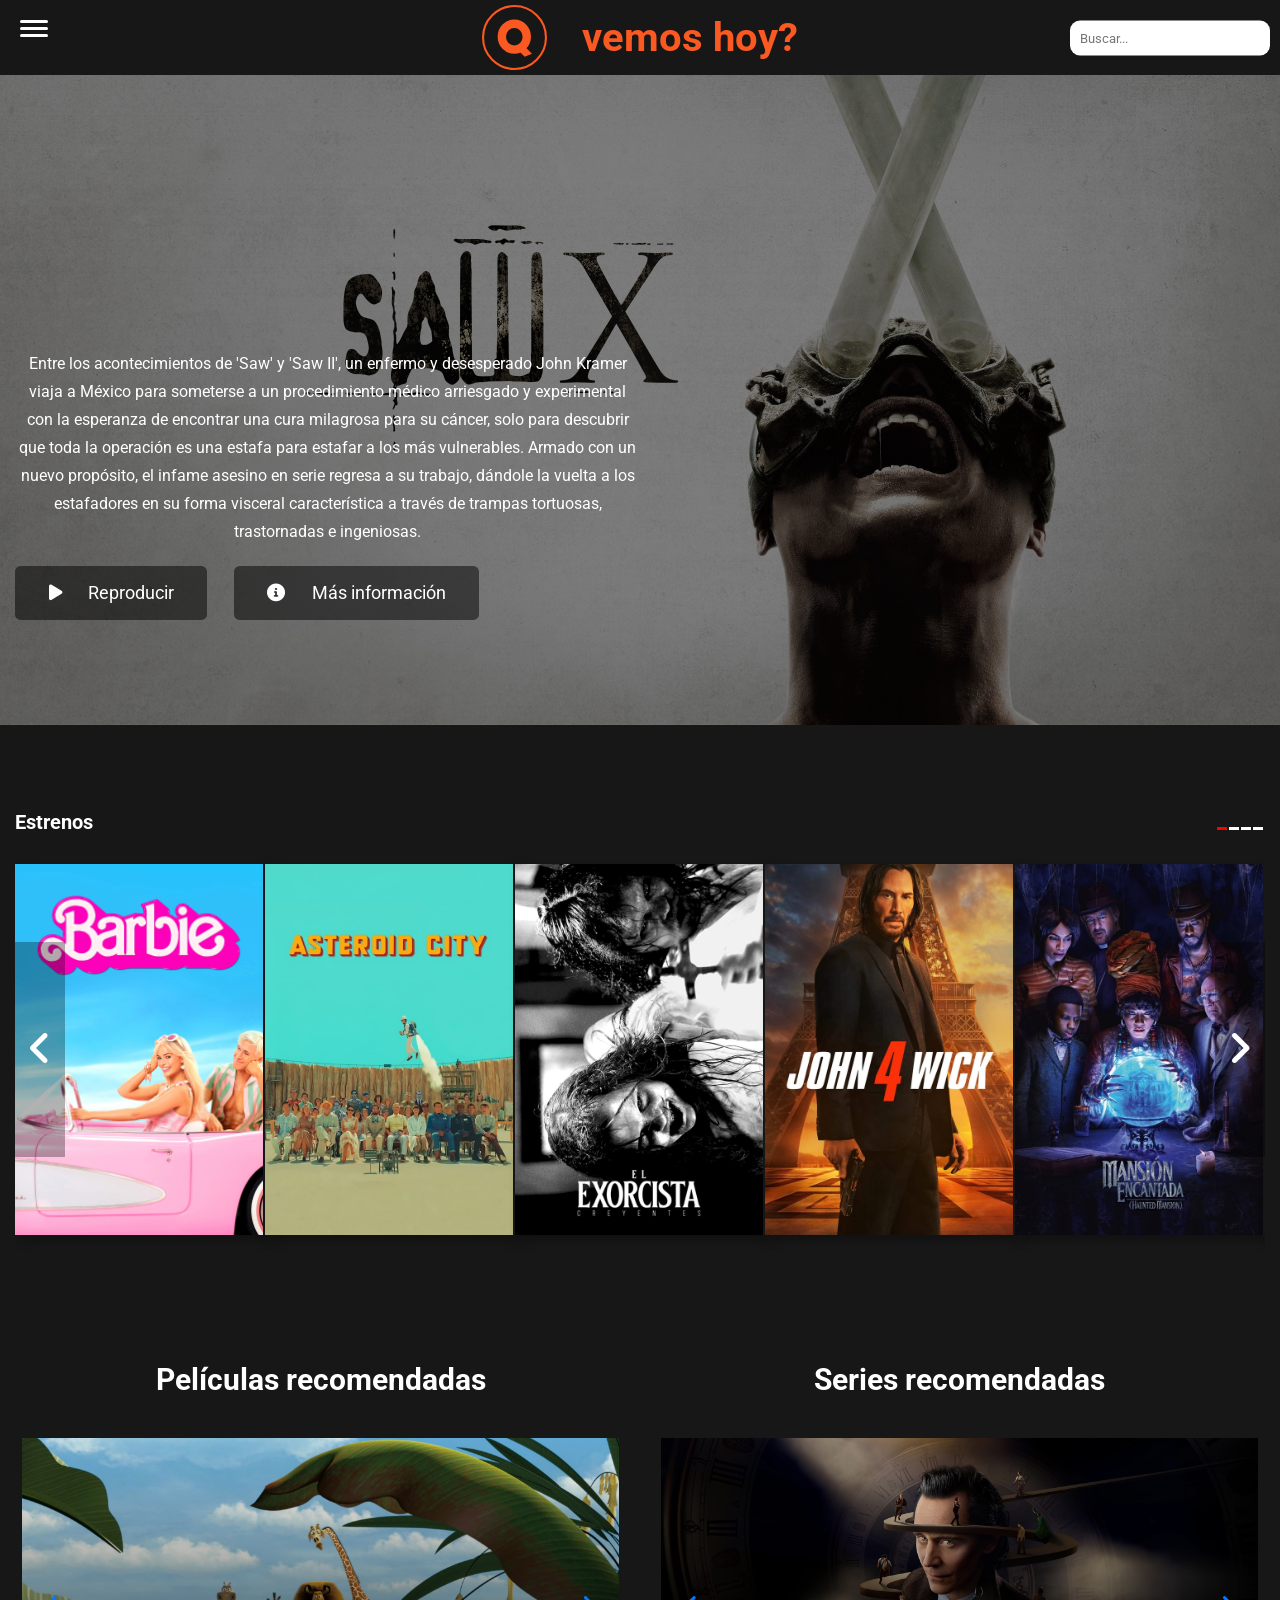
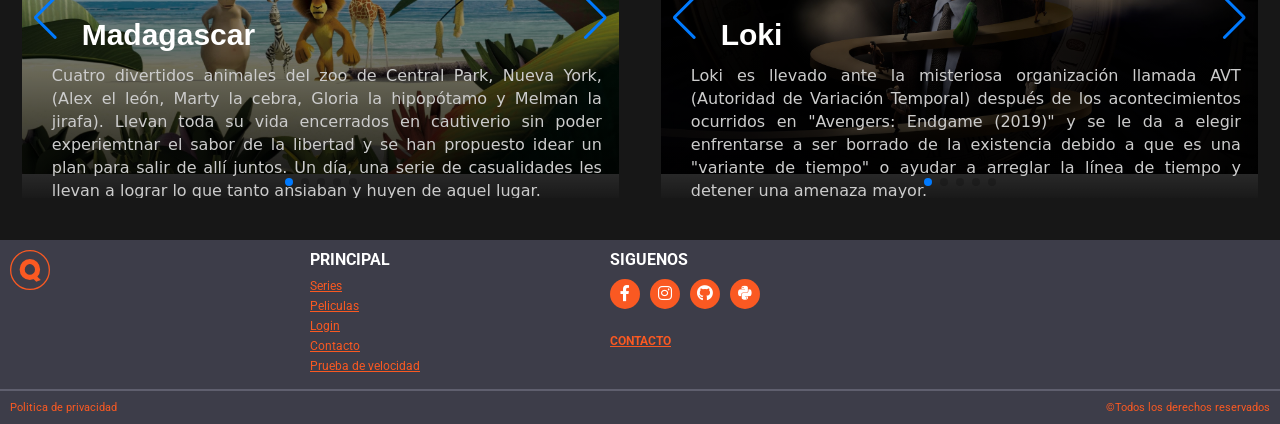
<file: index.html>
<!DOCTYPE html>
<html lang="en">

<head>
    <meta charset="UTF-8">
    <meta name="viewport" content="width=device-width, initial-scale=1.0">
    <link href="https://fonts.googleapis.com/icon?family=Material+Icons" rel="stylesheet">
    <link rel="stylesheet" href="https://cdnjs.cloudflare.com/ajax/libs/font-awesome/6.0.0-beta3/css/all.min.css">
    <!-- Fuentes de Google -->
    <link rel="preconnect" href="https://fonts.googleapis.com">
    <link rel="preconnect" href="https://fonts.gstatic.com" crossorigin>
    <link href="https://fonts.googleapis.com/css2?family=Roboto:wght@100;400;500;700;900&display=swap" rel="stylesheet">
    <!-- Estilos personalizados -->
    <link rel="stylesheet" href="css/style.css">
    <link rel="icon" type="image/png" href="img/qvh_circulo.png">
    <title>Q vemos hoy?</title>
</head>

<body>
    <header>
        <div id="header"></div>
    </header>

    <main>

        <section class="main-central">
            <!--Banner-->
            <div class="pelicula-principal">
                <div class="contenedor">
                    <p class="descripcion">
                        Entre los acontecimientos de 'Saw' y 'Saw II', un enfermo y desesperado John Kramer viaja a
                        México para someterse a un procedimiento médico arriesgado y experimental con la esperanza de
                        encontrar una cura milagrosa para su cáncer, solo para descubrir que toda la operación es una
                        estafa para estafar a los más vulnerables. Armado con un nuevo propósito, el infame asesino en
                        serie regresa a su trabajo, dándole la vuelta a los estafadores en su forma visceral
                        característica a través de trampas tortuosas, trastornadas e ingeniosas.
                    </p>
                    <button class="boton" onclick="window.location.href='https://www.youtube.com/watch?v=z8dlTVL1J0A'">
                        <i class="fas fa-play"></i> Reproducir
                    </button>
                    <button class="boton"
                        onclick="window.location.href='https://www.themoviedb.org/movie/951491-saw-x'">
                        <i class="fas fa-info-circle"></i> Más información
                    </button>
                </div>
            </div>
            <!--Carrusel-->
            <div class="peliculas-recomendadas contenedor">
                <div class="contenedor-titulo-controles">
                    <h3>Estrenos</h3>
                    <div class="indicadores"></div>
                </div>

                <div class="contenedor-principal">
                    <button id="flecha-izquierda" class="flecha-izquierda"><i class="fas fa-angle-left"></i></button>

                    <div class="contenedor-carousel">
                        <div class="carousel">
                            <div class="pelicula">
                                <a href="https://www.youtube.com/watch?v=zh4KhVSMwtQ"><img src="img/Carrusel/BARBIE.jpg"
                                        alt="BARBIE"></a>
                            </div>
                            <div class="pelicula">
                                <a href="https://www.youtube.com/watch?v=pdVE-W3PyDY&t"><img
                                        src="img/Carrusel/ASTEROID.jpg" alt="ASTEROID"></a>
                            </div>
                            <div class="pelicula">
                                <a href="https://www.youtube.com/watch?v=lziHAdN_7k8"><img src="img/Carrusel/EXOR.jpg"
                                        alt="EXOR"></a>
                            </div>
                            <div class="pelicula">
                                <a href="https://www.youtube.com/watch?v=OkC_YaSFBHA"><img src="img/Carrusel/JON.jpg"
                                        alt="JON"></a>
                            </div>
                            <div class="pelicula">
                                <a href="https://www.youtube.com/watch?v=PUoWggPOoAY"><img
                                        src="img/Carrusel/MANSION.jpg" alt="MANSION"></a>
                            </div>
                            <div class="pelicula">
                                <a href="https://www.youtube.com/watch?v=JhpKuMb7Qk4"><img src="img/Carrusel/MEGA.jpg"
                                        alt="MEGA"></a>
                            </div>
                            <div class="pelicula">
                                <a href="https://www.youtube.com/watch?v=6-wTFkBmNRQ"><img src="img/Carrusel/HABLA.jpg"
                                        alt="HABLA"></a>
                            </div>
                            <div class="pelicula">
                                <a href="https://www.youtube.com/watch?v=gMPEbJQun68"><img src="img/Carrusel/OPPEN.jpg"
                                        alt="OPPEN"></a>
                            </div>
                            <div class="pelicula">
                                <a href="https://www.youtube.com/watch?v=Em7wEqLzDnE"><img src="img/Carrusel/MONJA.jpg"
                                        alt="MONJA"></a>
                            </div>
                            <div class="pelicula">
                                <a href="https://www.youtube.com/watch?v=uIvBFUYzeOc"><img
                                        src="img/Carrusel/SIRENITA.jpg" alt="SIRENITA"></a>
                            </div>
                            <div class="pelicula">
                                <a href="https://www.youtube.com/watch?v=sdNv9aUf900"><img src="img/Carrusel/RAPIDO.jpg"
                                        alt="RAPIDO"></a>
                            </div>
                            <div class="pelicula">
                                <a href="https://www.youtube.com/watch?v=DmCZoiCp5C0"><img src="img/Carrusel/MARIO.jpg"
                                        alt="MARIO"></a>
                            </div>
                            <div class="pelicula">
                                <a href="https://youtu.be/U5rGblIzIxc"><img src="img/Carrusel/GATO.jpg" alt="GATO"></a>
                            </div>
                            <div class="pelicula">
                                <a href="https://youtu.be/UZreWt7sFmw"><img src="img/Carrusel/GUARDIANES.jpg"
                                        alt="GUARDIANES"></a>
                            </div>
                            <div class="pelicula">
                                <a href="https://youtu.be/ujpQGz3MBfU"><img src="img/Carrusel/INSI.jpg" alt="INSI"></a>
                            </div>
                            <div class="pelicula">
                                <a href="https://youtu.be/kPMi_VxqcUc"><img src="img/Carrusel/AVATAR.jpg"
                                        alt="AVATAR"></a>
                            </div>
                            <div class="pelicula">
                                <a href="https://youtu.be/rofLJAJXvmA"><img src="img/Carrusel/BOOG.jpg" alt="BOOG"></a>
                            </div>
                            <div class="pelicula">
                                <a href="https://youtu.be/ZMnvoHULQ3s"><img src="img/Carrusel/SCREAM.jpg"
                                        alt="SCREAM"></a>
                            </div>
                            <div class="pelicula">
                                <a href="https://youtu.be/4KUQVkNBUS4"><img src="img/Carrusel/VENGA.jpg"
                                        alt="VENGA"></a>
                            </div>
                            <div class="pelicula">
                                <a href="https://youtu.be/HgzwLew7g5g"><img src="img/Carrusel/CITA.jpg" alt="CITA"></a>
                            </div>
                        </div>
                    </div>

                    <button id="flecha-derecha" class="flecha-derecha"><i class="fas fa-angle-right"></i></button>
                </div>
            </div>
        </section>

    </main>
    <table>
        <tr>
            <th>Películas recomendadas</th>
            <th>Series recomendadas</th>
        </tr>
        <tr>
            <td><iframe src="iframe-peliculas.html"></iframe></td>
            <td><iframe src="iframe-series.html"></iframe></td>
        </tr>
    </table>



    <footer>
        <div id="footer"></div>
    </footer>

    <nav class="navMobile">
        <div>
            <a href="index.html"><i class="fa-solid fa-house-chimney fa-2xs"></i></a>
        </div>
        <div>
            <a href=""><i class="fa-solid fa-magnifying-glass fa-2xs"></i></a>
        </div>
        <div>
            <a href="peliculas.html"><i class="fa-solid fa-ticket fa-2xs"></i></a>
        </div>
        <div>
            <a href="series.html"><i class="fa-solid fa-clapperboard fa-2xs"></i></a>
        </div>
        <div>
            <a href="usuario.html"><i class="fa-solid fa-user fa-2xs"></i></a>
        </div>
    </nav>

    <script src="js/main.js"></script>
</body>

</html>
</file>
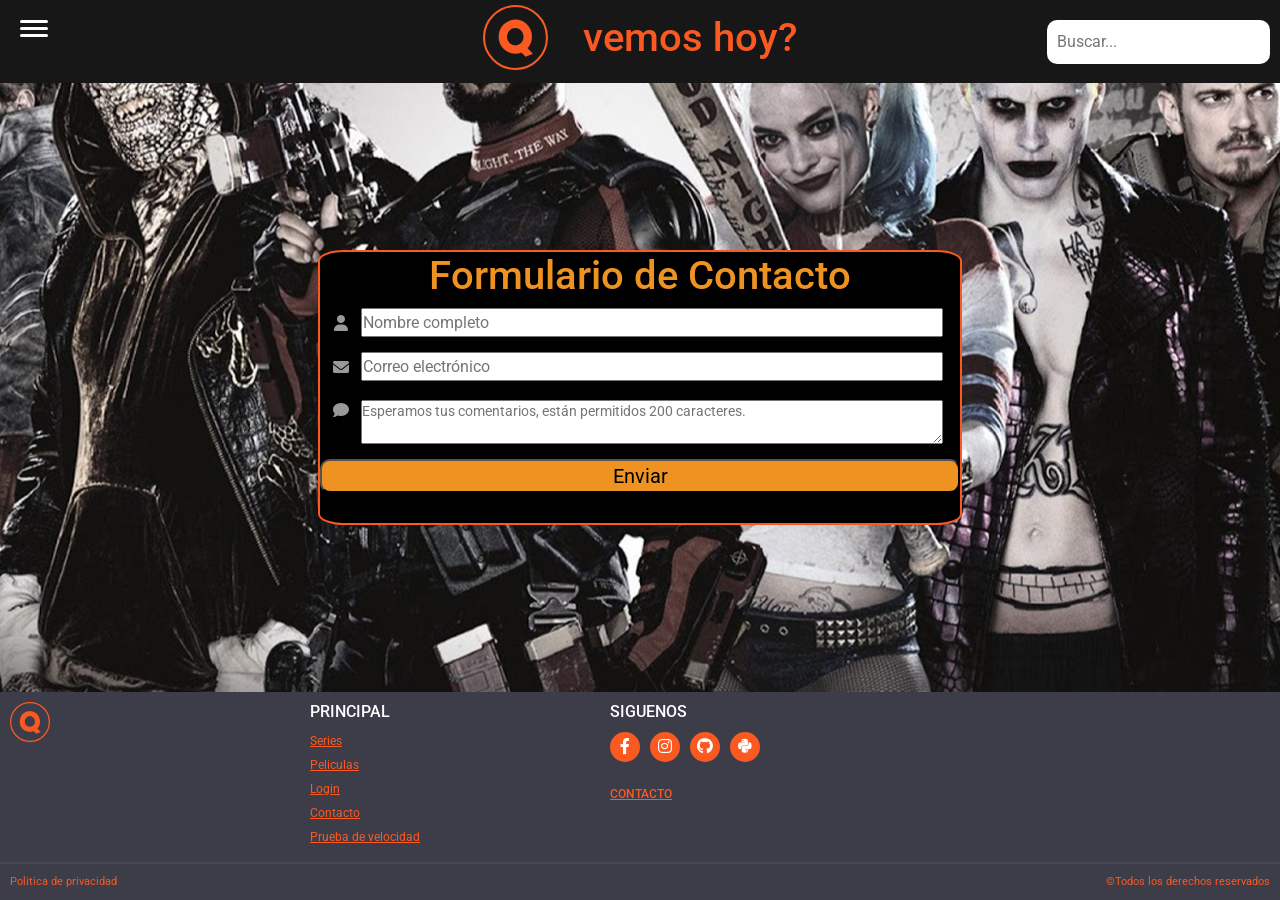
<file: contacto.html>
<!DOCTYPE html>
<html lang="es">

<head>
    <meta charset="UTF-8">
    <meta name="viewport" content="width=device-width, initial-scale=1.0">
    <link href="https://fonts.googleapis.com/icon?family=Material+Icons" rel="stylesheet">
    <link rel="stylesheet" href="https://cdnjs.cloudflare.com/ajax/libs/font-awesome/6.0.0-beta3/css/all.min.css">
    <!-- Fuentes de Google -->
    <link rel="preconnect" href="https://fonts.googleapis.com">
    <link rel="preconnect" href="https://fonts.gstatic.com" crossorigin>
    <link href="https://fonts.googleapis.com/css2?family=Roboto:wght@100;400;500;700;900&display=swap" rel="stylesheet">
    <!-- Bootstrap -->
    <link href="https://cdn.jsdelivr.net/npm/bootstrap@5.2.3/dist/css/bootstrap.min.css" rel="stylesheet"
        integrity="sha384-rbsA2VBKQhggwzxH7pPCaAqO46MgnOM80zW1RWuH61DGLwZJEdK2Kadq2F9CUG65" crossorigin="anonymous">
    <!-- Estilos personalizados -->
    <link rel="stylesheet" href="css/style.css">
    <link rel="icon" type="image/png" href="img/qvh_circulo.png">

    <title>Q vemos hoy?</title>
</head>

<body>
    <header>
        <div id="header"></div>
    </header>

    <main class="formulario">
        <form class="formulario-usuario" action="https://formspree.io/f/mdorpkwd" method="POST">
            <div></div>
            <h3> Formulario de Contacto </h3>
            <div class="contenedor-formularios">
                <div class="input-contenedor">
                    <i class="fas fa-user icon"></i>
                    <input type="text" id="nombre" name="Nombre" required minlength="4" maxlength="40"
                        placeholder="Nombre completo">
                </div>
                <div class="input-contenedor">
                    <i class="fas fa-envelope icon"></i>
                    <input type="text" id="email" name="Email" required minlength="4" maxlength="40"
                        placeholder="Correo electrónico">
                </div>
                <div class="input-contenedor">
                    <i class="fas fa-comment icon"></i>
                    <textarea class="form-text" id="mensaje" name="mensaje" required minlength="5" maxlength="200"
                        placeholder="Esperamos tus comentarios, están permitidos 200 caracteres."></textarea>
                </div>
            </div>
            <div class="button-formularios">
                <input type="submit" id="enviarCorreo" value="Enviar">
                <br>
                <br>
            </div>
        </form>








    </main>

    <footer>
        <div id="footer"></div>
    </footer>
    <nav class="navMobile">
        <div>
            <a href="index.html"><i class="fa-solid fa-house-chimney fa-2xs"></i></a>
        </div>
        <div>
            <a href="#"><i class="fa-solid fa-magnifying-glass fa-2xs"></i></a>
        </div>
        <div>
            <a href="peliculas.html"><i class="fa-solid fa-ticket fa-2xs"></i></a>
        </div>
        <div>
            <a href="series.html"><i class="fa-solid fa-clapperboard fa-2xs"></i></a>
        </div>
        <div>
            <a href="usuario.html"><i class="fa-solid fa-user fa-2xs"></i></a>
        </div>
    </nav>
    <script src="js/main.js"></script>
</body>

</html>
</file>
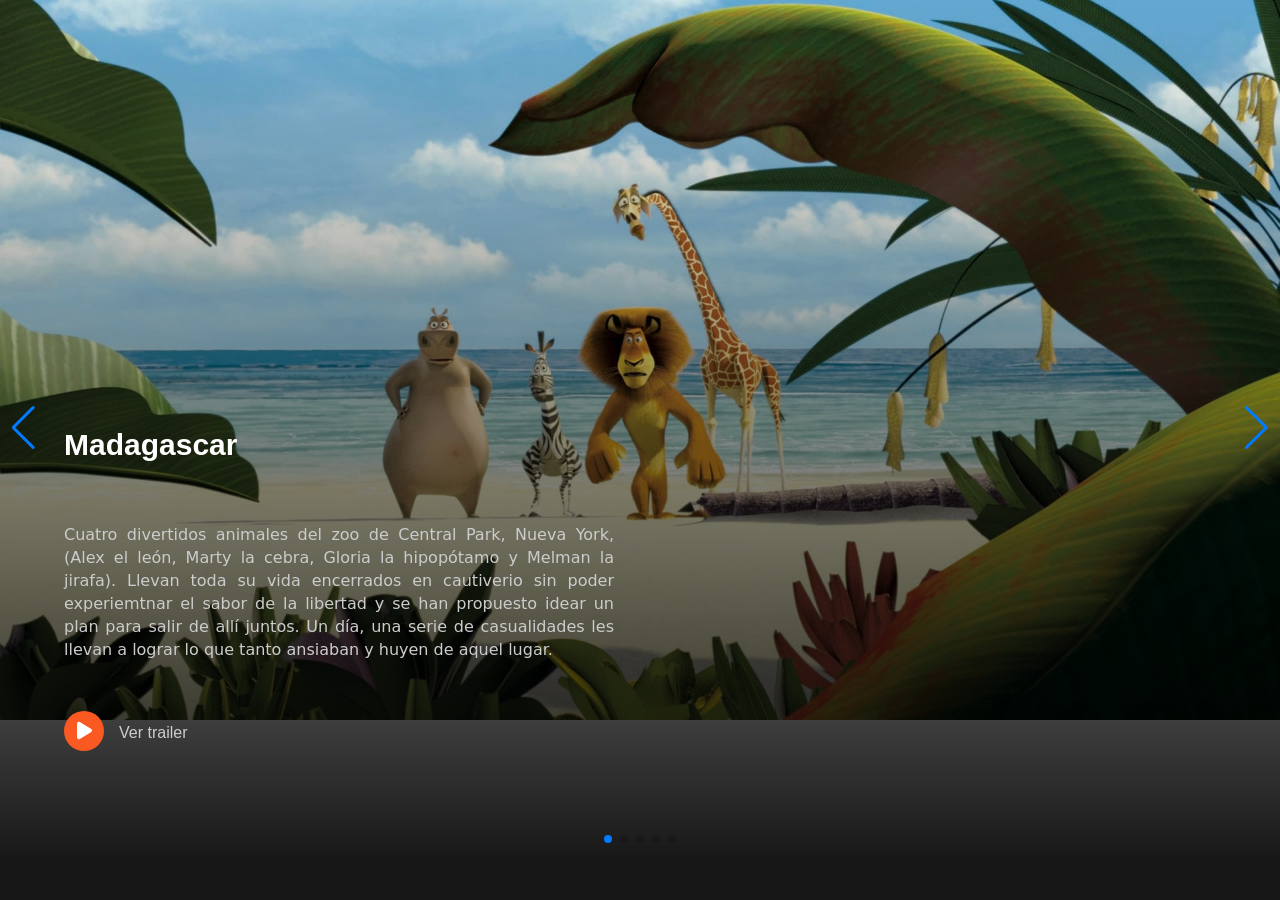
<file: iframe-peliculas.html>
<!DOCTYPE html>
<html lang="Es">

<head>
    <meta charset="UTF-8">
    <meta http-equiv="X-UA-Compatible" content="IE=edge">
    <meta name="viewport" content="width=device-width, initial-scale=1.0">
    <link rel="icon" type="image/png" href="img/qvh_circulo.png">
    <title>Q vemos hoy?</title>
    <link rel="stylesheet" href="css/style.css">
    <link rel="stylesheet" href="https://cdn.jsdelivr.net/npm/swiper@9/swiper-bundle.min.css">
    <link rel="stylesheet" href="https://cdnjs.cloudflare.com/ajax/libs/font-awesome/6.2.1/css/all.min.css"
        integrity="sha512-MV7K8+y+gLIBoVD59lQIYicR65iaqukzvf/nwasF0nqhPay5w/9lJmVM2hMDcnK1OnMGCdVK+iQrJ7lzPJQd1w=="
        crossorigin="anonymous" referrerpolicy="no-referrer">
</head>

<body>

    <main class="main-series">
        <section class="section-series">
            <div class="swiper mySwiper">
                <div class="swiper-wrapper">
                    <div class="swiper-slide">
                        <div class="image">
                            <div class="black">
                                <h2>Madagascar</h2>
                                <p>
                                    Cuatro divertidos animales del zoo de Central Park, Nueva York, (Alex el león, Marty
                                    la cebra, Gloria la hipopótamo y Melman la jirafa). Llevan toda su vida encerrados
                                    en cautiverio sin poder experiemtnar el sabor de la libertad y se han propuesto
                                    idear un plan para salir de allí juntos. Un día, una serie de casualidades les
                                    llevan a lograr lo que tanto ansiaban y huyen de aquel lugar.
                                </p>
                                <div class="watch">
                                    <a href="https://youtu.be/dm-eiFVtRws"><i class="fa-solid fa-play"></i></a>
                                    <p>Ver trailer</p>
                                </div>
                            </div>
                            <img src="img/Peliculas/MADAGASCAR.jpg" alt="PELICULA">
                        </div>
                    </div>
                    <div class="swiper-slide">
                        <div class="image">
                            <div class="black">
                                <h2>Harry Potter y el cáliz de fuego</h2>
                                <p>
                                    La cuarta parte de la serie del niño mago comienza con la Copa Internacional de
                                    Quidditch. Cuenta también el inicio de la atracción por Cho Chang y otro año de
                                    magia, en el que una gran sorpresa obligará a Harry a enfrentarse a muchos desafíos
                                    temibles. También habrá un torneo de magia para tres escuelas, y el temido regreso
                                    de «Aquel-que-no-debe-ser-nombrado».
                                </p>
                                <div class="watch">
                                    <a href="https://youtu.be/wX5dWfUKGPg"><i class="fa-solid fa-play"></i></a>
                                    <p>Ver trailer</p>
                                </div>
                            </div>
                            <img src="img/Peliculas/HARRY.jpg" alt="PELICULA">
                        </div>
                    </div>
                    <div class="swiper-slide">
                        <div class="image">
                            <div class="black">
                                <h2>Historias cruzadas</h2>
                                <p>
                                    Mississippi, años 60. Skeeter es una joven sureña que regresa de la universidad
                                    decidida a convertirse en escritora. Su llegada altera la vida de la ciudad e
                                    incluso la de sus amigos porque se ha propuesto entrevistar a las mujeres negras que
                                    se han pasado la vida al servicio de las grandes familias sufriendo todas las formas
                                    de discriminación racial.
                                </p>
                                <div class="watch">
                                    <a href="https://youtu.be/3eajzW3XW7Q"><i class="fa-solid fa-play"></i></a>
                                    <p>Ver trailer</p>
                                </div>
                            </div>
                            <img src="img/Peliculas/HISTORIAS.jpg" alt="PELICULA">
                        </div>
                    </div>
                    <div class="swiper-slide">
                        <div class="image">
                            <div class="black">
                                <h2>Sin novedad en el frente </h2>
                                <p>
                                    Relato de las terribles experiencias y la angustia de un joven soldado alemán en el
                                    frente occidental durante la Primera Guerra Mundial. <br>Cuando Paul, de 17 años, se
                                    une al frente occidental en la Primera Guerra Mundial, su entusiasmo se derrumba
                                    rápidamente ante la dura realidad de la vida en las trincheras.
                                </p>
                                <div class="watch">
                                    <a href="https://youtu.be/EBk1lXQ7rcY"><i class="fa-solid fa-play"></i></a>
                                    <p>Ver trailer</p>
                                </div>
                            </div>
                            <img src="img/Peliculas/SINNOVEDAD.jpg" alt="PELICULA">
                        </div>
                    </div>
                    <div class="swiper-slide">
                        <div class="image">
                            <div class="black">
                                <h2>Monsters University</h2>
                                <p>
                                    Mike y Sulley son dos jóvenes monstruos que acuden a la universidad para estudiar la
                                    carrera de asustadores. Ahora son amigos íntimos y se llevan muy bien, pero no fue
                                    siempre así. <br>Durante sus años de universidad, debieron aprender a dejar sus
                                    diferencias de lado y a trabajar en equipo.
                                </p>
                                <div class="watch">
                                    <a href="https://youtu.be/xBzPioph8CI"><i class="fa-solid fa-play"></i></a>
                                    <p>Ver trailer</p>
                                </div>
                            </div>
                            <img src="img/Peliculas/MONSTER.jpg" alt="PELICULA">
                        </div>
                    </div>
                </div>
                <div class="swiper-button-next"></div>
                <div class="swiper-button-prev"></div>
                <div class="swiper-pagination"></div>
            </div>
        </section>



        <script src="https://cdn.jsdelivr.net/npm/swiper@9/swiper-bundle.min.js"></script>

        <!-- Initialize Swiper -->
        <script>
            var swiper = new Swiper(".mySwiper", {
                slidesPerView: 1,
                spaceBetween: 30,
                loop: true,
                pagination: {
                    el: ".swiper-pagination",
                    clickable: true,
                },
                navigation: {
                    nextEl: ".swiper-button-next",
                    prevEl: ".swiper-button-prev",
                },
            });
        </script>



        <script src="https://cdn.jsdelivr.net/npm/swiper@9/swiper-bundle.min.js"></script>

        <!-- Initialize Swiper -->
        <script src="js/series.js"></script>


    </main>


    <script src="js/main.js"></script>
    <script src="js/pelis.js"></script>

</body>

</html>
</file>
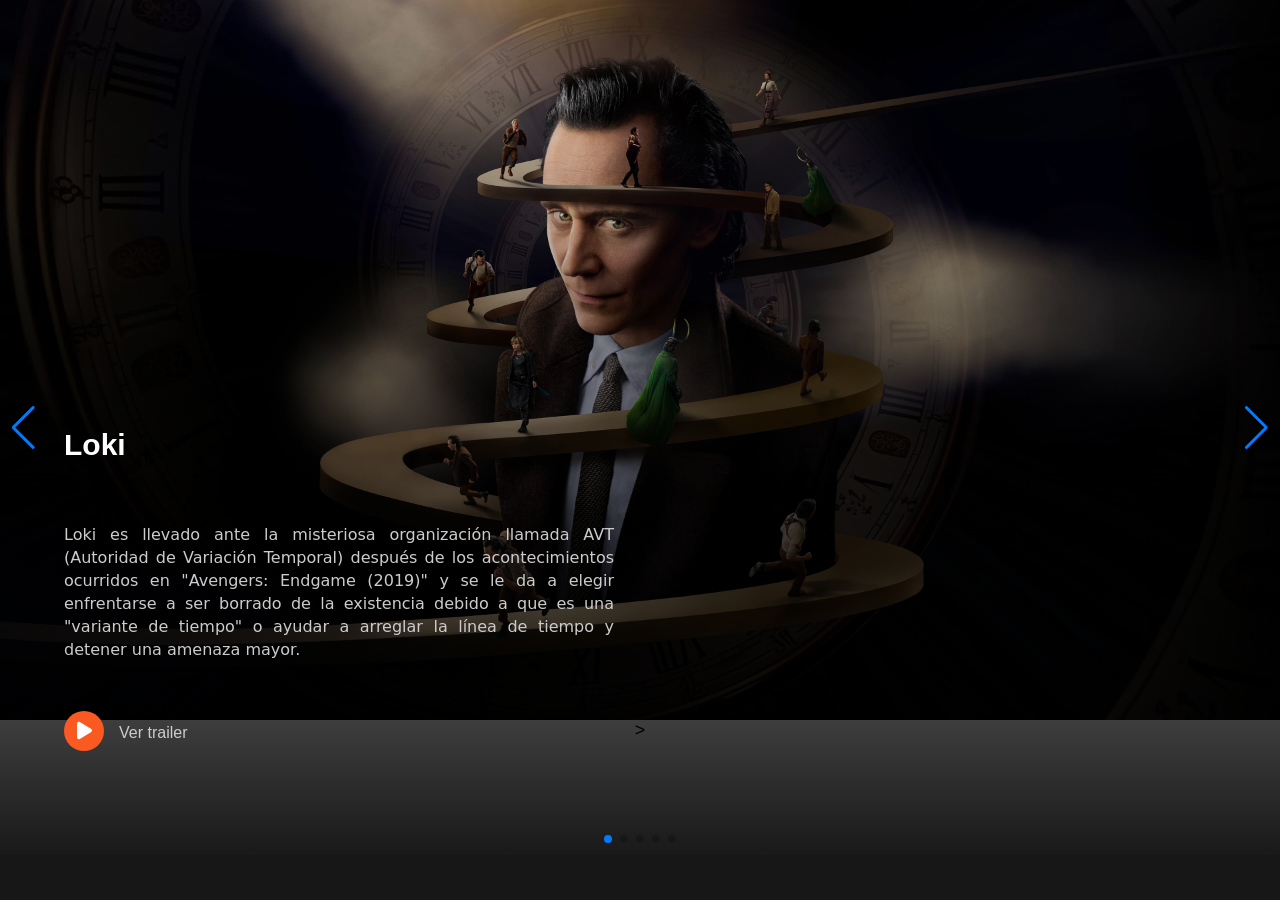
<file: iframe-series.html>
<!DOCTYPE html>
<html lang="Es">

<head>
    <meta charset="UTF-8">
    <meta http-equiv="X-UA-Compatible" content="IE=edge">
    <meta name="viewport" content="width=device-width, initial-scale=1.0">
    <link rel="icon" type="image/png" href="img/qvh_circulo.png">
    <title>Q vemos hoy?</title>
    <link rel="stylesheet" href="css/style.css">
    <link rel="stylesheet" href="https://cdn.jsdelivr.net/npm/swiper@9/swiper-bundle.min.css">
    <link rel="stylesheet" href="https://cdnjs.cloudflare.com/ajax/libs/font-awesome/6.2.1/css/all.min.css"
        integrity="sha512-MV7K8+y+gLIBoVD59lQIYicR65iaqukzvf/nwasF0nqhPay5w/9lJmVM2hMDcnK1OnMGCdVK+iQrJ7lzPJQd1w=="
        crossorigin="anonymous" referrerpolicy="no-referrer">
</head>

<body>
    <main class="main-series">
        <section class="section-series" name="iframe-series">
            <div class="swiper mySwiper">
                <div class="swiper-wrapper">
                    <div class="swiper-slide">
                        <div class="image">
                            <div class="black">
                                <h2>Loki</h2>
                                <p>
                                    Loki es llevado ante la misteriosa organización llamada AVT (Autoridad de Variación
                                    Temporal) después de los acontecimientos ocurridos en "Avengers: Endgame (2019)" y
                                    se le da a elegir enfrentarse a ser borrado de la existencia debido a que es una
                                    "variante de tiempo" o ayudar a arreglar la línea de tiempo y detener una amenaza
                                    mayor.
                                </p>
                                <div class="watch">
                                    <a href="https://youtu.be/KcBStos46EM"><i class="fa-solid fa-play"></i></a>
                                    <p>Ver trailer</p>
                                </div>
                            </div>
                            <img src="img/Series/LOKI.jpg" alt="SERIES">>
                        </div>
                    </div>
                    <div class="swiper-slide">
                        <div class="image">
                            <div class="black">
                                <h2>Anatomía según Grey</h2>
                                <p>
                                    La vida de Meredith Grey no es nada fácil. Intenta tomar las riendas de su vida,
                                    aunque su trabajo sea de esos que te hacen la vida imposible. Meredith es una
                                    cirujana interna de primer año en el Hospital Grace de Seattle, el programa de
                                    prácticas más duro de la Facultad de Medicina de Harvard. Un elenco de compañeros de
                                    promoción tendrán que superar la misma prueba.
                                </p>
                                <div class="watch">
                                    <a href="https://youtu.be/VftMccvBNkE"><i class="fa-solid fa-play"></i></a>
                                    <p>Ver trailer</p>
                                </div>
                            </div>
                            <img src="img/Series/GREY.jpg" alt="SERIES">>
                        </div>
                    </div>
                    <div class="swiper-slide">
                        <div class="image">
                            <div class="black">
                                <h2>Dr.House</h2>
                                <p>
                                    Gregory House, el mejor médico del hospital, es un hombre antipático que está
                                    especializado en el diagnóstico de enfermedades. Su carácter extravagante, su
                                    rebeldía y su honradez con los pacientes y su equipo lo convierten en una persona
                                    única. Es además adicto a los calmantes y a las series de hospitales.
                                </p>
                                <div class="watch">
                                    <a href="https://youtu.be/MczMB8nU1sY"><i class="fa-solid fa-play"></i></a>
                                    <p>Ver trailer</p>
                                </div>
                            </div>
                            <img src="img/Series/DRHOUSE.jpg" alt="SERIES">>
                        </div>
                    </div>
                    <div class="swiper-slide">
                        <div class="image">
                            <div class="black">
                                <h2>Peaky Blinders</h2>
                                <p>
                                    En Gran Bretaña, Reino Unido se recuperan de la desesperación de la Gran Guerra, las
                                    personas sobreviven a como pueden, y las bandas criminales proliferan en una nación
                                    sacudida económicamente. Es justamente aquí donde una familia de gánsteres
                                    irlandeses de origen nómada asentada en Birmingham justo después de la Primera
                                    Guerra Mundial.
                                </p>
                                <div class="watch">
                                    <a href="https://youtu.be/EM12mcTEI88"><i class="fa-solid fa-play"></i></a>
                                    <p>Ver trailer</p>
                                </div>
                            </div>
                            <img src="img/Series/peaky.jpg" alt="SERIES">>
                        </div>
                    </div>
                    <div class="swiper-slide">
                        <div class="image">
                            <div class="black">
                                <h2>Lost</h2>
                                <p>
                                    La serie narra las vivencias de los pasajeros supervivientes del vuelo 815 de
                                    Oceanic Airlines Sydney- Los Ángeles en una isla aparentemente desierta, en la cual
                                    ocurren cosas muy extrañas, con lo que explica las decisiones que estos toman en la
                                    isla, el motivo por el cual tomaron ese avión y para mostrar que ellos, sin saberlo,
                                    estaban perdidos en sus vidas.
                                </p>
                                <div class="watch">
                                    <a href="https://youtu.be/KTu8iDynwNc"><i class="fa-solid fa-play"></i></a>
                                    <p>Ver trailer</p>
                                </div>
                            </div>
                            <img src="img/Series/LOST.jpg" alt="SERIES">>
                        </div>
                    </div>
                </div>
                <div class="swiper-button-next"></div>
                <div class="swiper-button-prev"></div>
                <div class="swiper-pagination"></div>
            </div>
        </section>





        <script src="https://cdn.jsdelivr.net/npm/swiper@9/swiper-bundle.min.js"></script>

        <!-- Initialize Swiper -->
        <script src="js/series.js"></script>


    </main>


    <script src="js/main.js"></script>

</body>

</html>
</file>
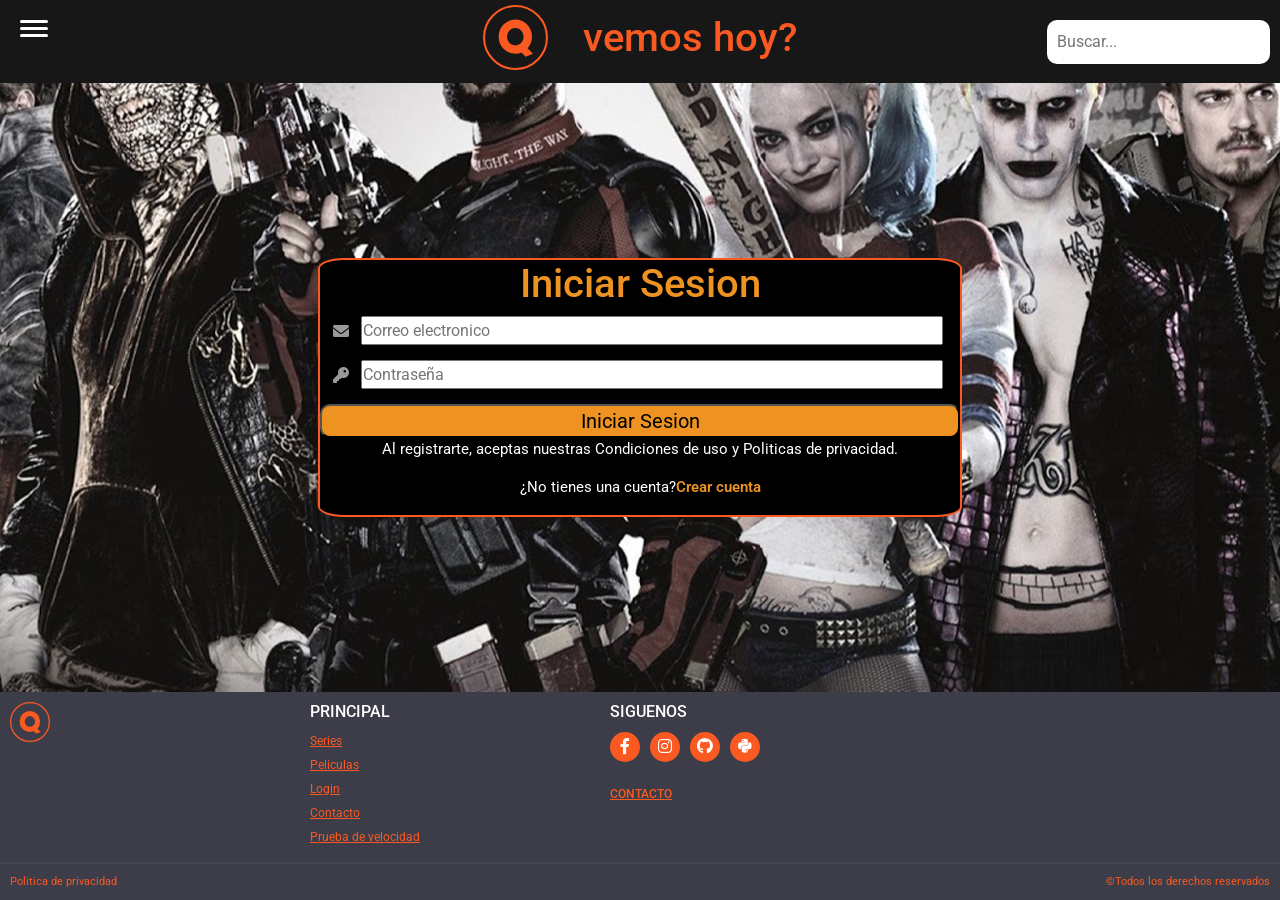
<file: login.html>
<!DOCTYPE html>
<html lang="en">

<head>
    <meta charset="UTF-8">
    <meta name="viewport" content="width=device-width, initial-scale=1.0">
    <link href="https://fonts.googleapis.com/icon?family=Material+Icons" rel="stylesheet">
    <link rel="stylesheet" href="https://cdnjs.cloudflare.com/ajax/libs/font-awesome/6.0.0-beta3/css/all.min.css">
    <!-- Fuentes de Google -->
    <link rel="preconnect" href="https://fonts.googleapis.com">
    <link rel="preconnect" href="https://fonts.gstatic.com" crossorigin>
    <link href="https://fonts.googleapis.com/css2?family=Roboto:wght@100;400;500;700;900&display=swap" rel="stylesheet">
    <!-- Bootstrap -->
    <link href="https://cdn.jsdelivr.net/npm/bootstrap@5.2.3/dist/css/bootstrap.min.css" rel="stylesheet"
        integrity="sha384-rbsA2VBKQhggwzxH7pPCaAqO46MgnOM80zW1RWuH61DGLwZJEdK2Kadq2F9CUG65" crossorigin="anonymous">
    <!-- Estilos personalizados -->
    <link rel="stylesheet" href="css/style.css">
    <link rel="icon" type="image/png" href="img/qvh_circulo.png">

    <title>Q vemos hoy?</title>
</head>

<body>
    <header>
        <div id="header"></div>
    </header>

    <main class="formulario">
        <form class="formulario-usuario">
            <h3> Iniciar Sesion </h3>
            <div class="contenedor-formularios">
                <div class="input-contenedor">
                    <i class="fas fa-envelope icon"></i>
                    <input type="text" placeholder="Correo electronico">
                </div>
                <div class="input-contenedor">
                    <i class="fas fa-key icon"></i>
                    <input type="password" placeholder="Contraseña">
                </div>
            </div>
            <div class="button-formularios">
                <input type="submit" value="Iniciar Sesion">
            </div>
            <p>Al registrarte, aceptas nuestras Condiciones de uso y Politicas de privacidad.</p>
            <p>¿No tienes una cuenta?<a class="link" href="usuario.html">Crear cuenta</a></p>
        </form>
    </main>

    <footer>
        <div id="footer"></div>
    </footer>
    <nav class="navMobile">
        <div>
            <a href="index.html"><i class="fa-solid fa-house-chimney fa-2xs"></i></a>
        </div>
        <div>
            <a href=""><i class="fa-solid fa-magnifying-glass fa-2xs"></i></a>
        </div>
        <div>
            <a href="peliculas.html"><i class="fa-solid fa-ticket fa-2xs"></i></a>
        </div>
        <div>
            <a href="series.html"><i class="fa-solid fa-clapperboard fa-2xs"></i></a>
        </div>
        <div>
            <a href="usuario.html"><i class="fa-solid fa-user fa-2xs"></i></a>
        </div>
    </nav>
    <script src="js/main.js"></script>
</body>

</html>
</file>
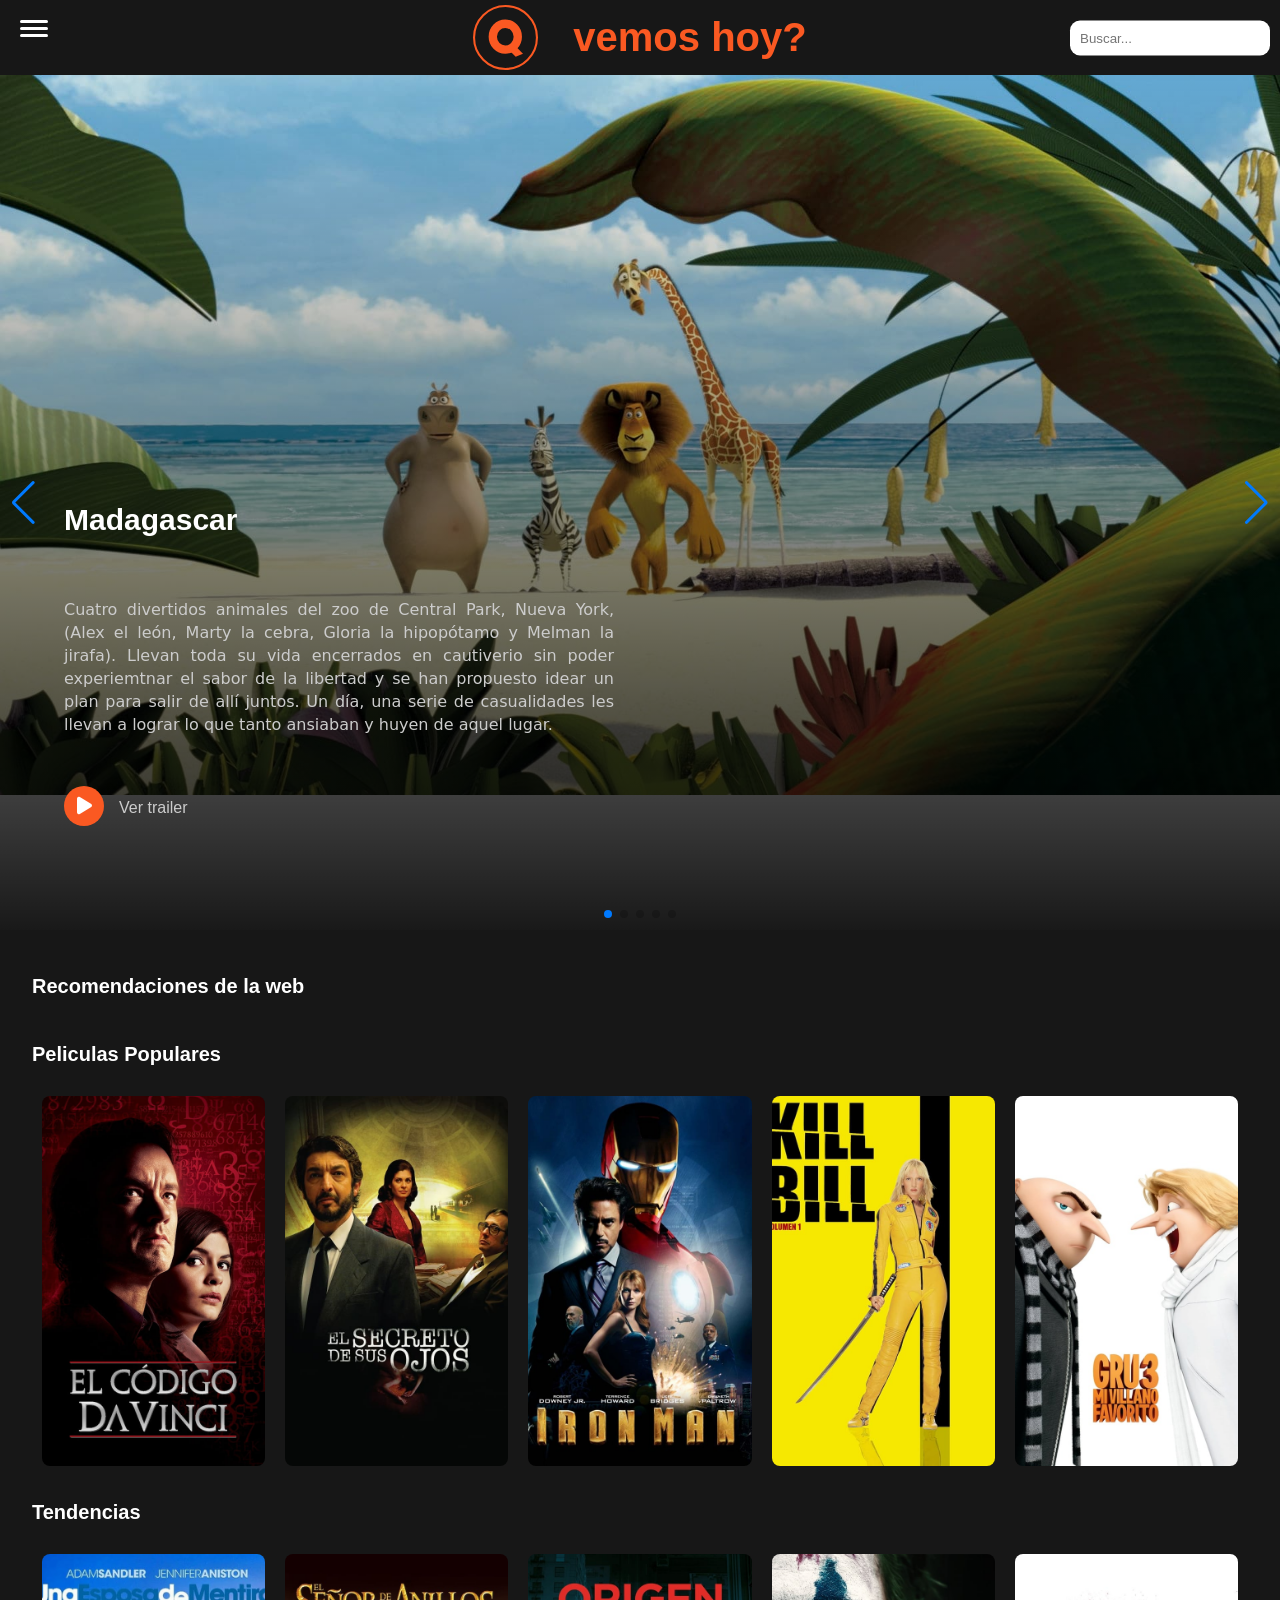
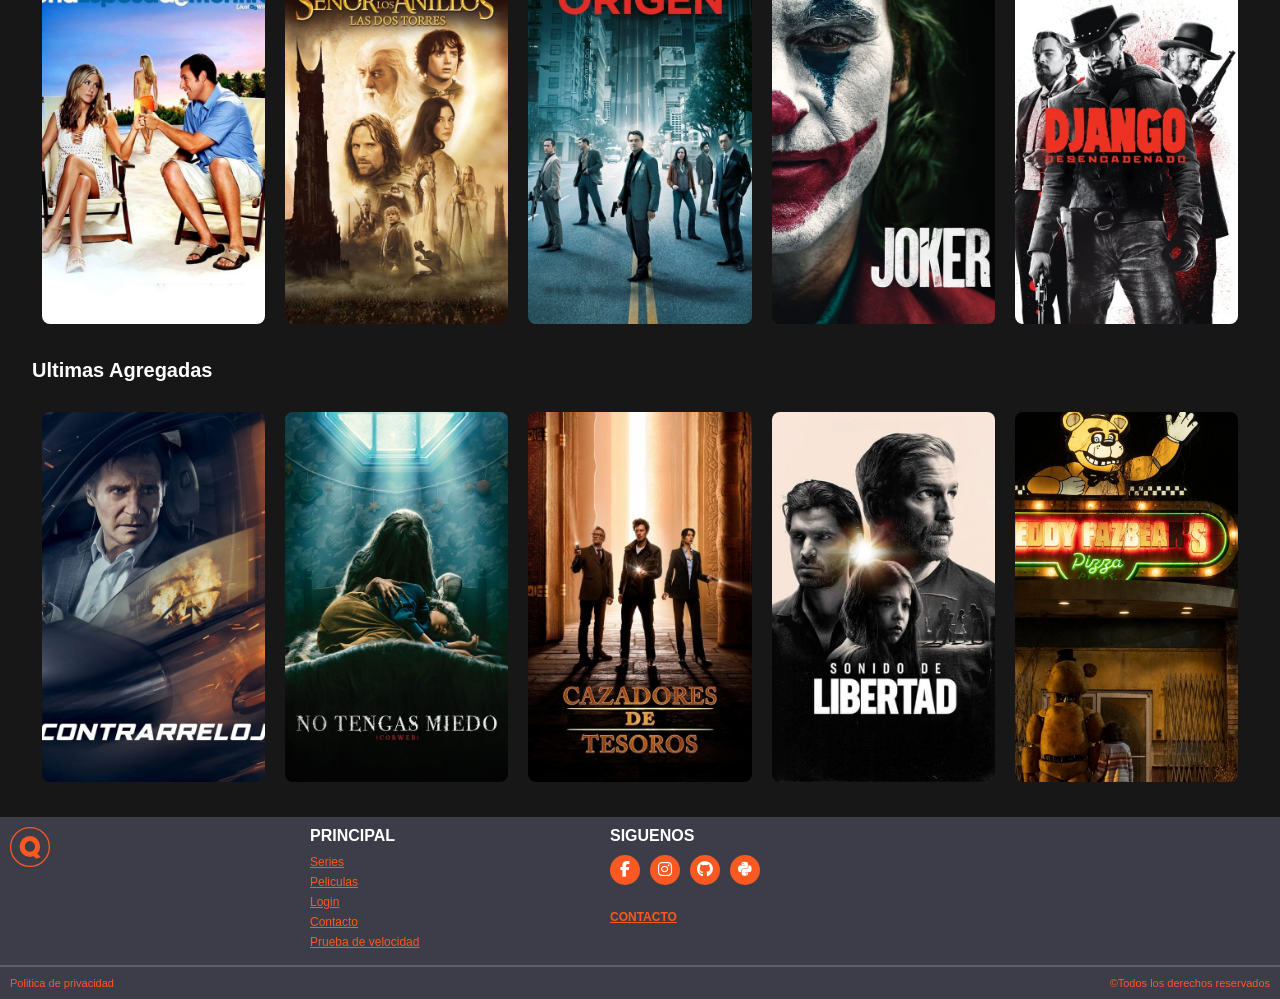
<file: peliculas.html>
<!DOCTYPE html>
<html lang="Es">

<head>
    <meta charset="UTF-8">
    <meta http-equiv="X-UA-Compatible" content="IE=edge">
    <meta name="viewport" content="width=device-width, initial-scale=1.0">
    <link rel="icon" type="image/png" href="img/qvh_circulo.png">
    <title>Q vemos hoy?</title>
    <link rel="stylesheet" href="css/style.css">
    <link rel="stylesheet" href="https://cdn.jsdelivr.net/npm/swiper@9/swiper-bundle.min.css">
    <link rel="stylesheet" href="https://cdnjs.cloudflare.com/ajax/libs/font-awesome/6.2.1/css/all.min.css"
        integrity="sha512-MV7K8+y+gLIBoVD59lQIYicR65iaqukzvf/nwasF0nqhPay5w/9lJmVM2hMDcnK1OnMGCdVK+iQrJ7lzPJQd1w=="
        crossorigin="anonymous" referrerpolicy="no-referrer">
</head>

<body>

    <header>
        <div id="header"></div>
    </header>


    <main class="main-series">
        <section class="section-series">
            <div class="swiper mySwiper">
                <div class="swiper-wrapper">
                    <div class="swiper-slide">
                        <div class="image">
                            <div class="black">
                                <h2>Madagascar</h2>
                                <p>
                                    Cuatro divertidos animales del zoo de Central Park, Nueva York, (Alex el león, Marty
                                    la cebra, Gloria la hipopótamo y Melman la jirafa). Llevan toda su vida encerrados
                                    en cautiverio sin poder experiemtnar el sabor de la libertad y se han propuesto
                                    idear un plan para salir de allí juntos. Un día, una serie de casualidades les
                                    llevan a lograr lo que tanto ansiaban y huyen de aquel lugar.
                                </p>
                                <div class="watch">
                                    <a href="https://youtu.be/dm-eiFVtRws"><i class="fa-solid fa-play"></i></a>
                                    <p>Ver trailer</p>
                                </div>
                            </div>
                            <img src="img/Peliculas/MADAGASCAR.jpg" alt="PELICULA">
                        </div>
                    </div>
                    <div class="swiper-slide">
                        <div class="image">
                            <div class="black">
                                <h2>Harry Potter y el cáliz de fuego</h2>
                                <p>
                                    La cuarta parte de la serie del niño mago comienza con la Copa Internacional de
                                    Quidditch. Cuenta también el inicio de la atracción por Cho Chang y otro año de
                                    magia, en el que una gran sorpresa obligará a Harry a enfrentarse a muchos desafíos
                                    temibles. También habrá un torneo de magia para tres escuelas, y el temido regreso
                                    de «Aquel-que-no-debe-ser-nombrado».
                                </p>
                                <div class="watch">
                                    <a href="https://youtu.be/wX5dWfUKGPg"><i class="fa-solid fa-play"></i></a>
                                    <p>Ver trailer</p>
                                </div>
                            </div>
                            <img src="img/Peliculas/HARRY.jpg" alt="PELICULA">
                        </div>
                    </div>
                    <div class="swiper-slide">
                        <div class="image">
                            <div class="black">
                                <h2>Historias cruzadas</h2>
                                <p>
                                    Mississippi, años 60. Skeeter es una joven sureña que regresa de la universidad
                                    decidida a convertirse en escritora. Su llegada altera la vida de la ciudad e
                                    incluso la de sus amigos porque se ha propuesto entrevistar a las mujeres negras que
                                    se han pasado la vida al servicio de las grandes familias sufriendo todas las formas
                                    de discriminación racial.
                                </p>
                                <div class="watch">
                                    <a href="https://youtu.be/3eajzW3XW7Q"><i class="fa-solid fa-play"></i></a>
                                    <p>Ver trailer</p>
                                </div>
                            </div>
                            <img src="img/Peliculas/HISTORIAS.jpg" alt="PELICULA">
                        </div>
                    </div>
                    <div class="swiper-slide">
                        <div class="image">
                            <div class="black">
                                <h2>Sin novedad en el frente </h2>
                                <p>
                                    Relato de las terribles experiencias y la angustia de un joven soldado alemán en el
                                    frente occidental durante la Primera Guerra Mundial. <br>Cuando Paul, de 17 años, se
                                    une al frente occidental en la Primera Guerra Mundial, su entusiasmo se derrumba
                                    rápidamente ante la dura realidad de la vida en las trincheras.
                                </p>
                                <div class="watch">
                                    <a href="https://youtu.be/EBk1lXQ7rcY"><i class="fa-solid fa-play"></i></a>
                                    <p>Ver trailer</p>
                                </div>
                            </div>
                            <img src="img/Peliculas/SINNOVEDAD.jpg" alt="PELICULA">
                        </div>
                    </div>
                    <div class="swiper-slide">
                        <div class="image">
                            <div class="black">
                                <h2>Monsters University</h2>
                                <p>
                                    Mike y Sulley son dos jóvenes monstruos que acuden a la universidad para estudiar la
                                    carrera de asustadores. Ahora son amigos íntimos y se llevan muy bien, pero no fue
                                    siempre así. <br>Durante sus años de universidad, debieron aprender a dejar sus
                                    diferencias de lado y a trabajar en equipo.
                                </p>
                                <div class="watch">
                                    <a href="https://youtu.be/xBzPioph8CI"><i class="fa-solid fa-play"></i></a>
                                    <p>Ver trailer</p>
                                </div>
                            </div>
                            <img src="img/Peliculas/MONSTER.jpg" alt="PELICULA">
                        </div>
                    </div>
                </div>
                <div class="swiper-button-next"></div>
                <div class="swiper-button-prev"></div>
                <div class="swiper-pagination"></div>
            </div>
        </section>

        <div class="second">
            <div class="latest">
                <h1>Recomendaciones de la web</h1>

                <div class="movies"></div>

            </div>
        </div>


        <!--El Código Da Vinci -->
        <div class="second">
            <div class="latest">
                <h1>Peliculas Populares</h1>
                <div class="box">
                    <div class="card">
                        <div class="details">
                            <div class="left">
                                <p class="name">El Código Da Vinci </p>
                                <div class="date_quality">
                                    <p class="quality">HD</p>
                                    <p class="date">2006</p>
                                </div>
                                <p class="category">Suspenso/Misterio</p>
                                <div class="info">
                                    <div class="time">
                                        <i class="fa-regular fa-clock"></i>
                                        <p>150min</p>
                                    </div>
                                </div>
                            </div>
                            <div class="right">
                                <a href="https://youtu.be/PHkW3TOl0-0"><i class="fa-solid fa-play"></i></a>
                            </div>
                        </div>
                        <img src="img/Peliculas/CODIGO.jpg" alt="PELICULA">
                    </div>

                    <!--El secreto de sus ojos-->
                    <div class="card">
                        <div class="details">
                            <div class="left">
                                <p class="name">El secreto de sus ojos</p>
                                <div class="date_quality">
                                    <p class="quality">HD</p>
                                    <p class="date">2010</p>
                                </div>
                                <p class="category">Drama/Crimen</p>
                                <div class="info">
                                    <div class="time">
                                        <i class="fa-regular fa-clock"></i>
                                        <p>130min</p>
                                    </div>
                                </div>
                            </div>
                            <div class="right">
                                <a href="https://youtu.be/ZhEuUDO0YUQ"><i class="fa-solid fa-play"></i></a>
                            </div>
                        </div>
                        <img src="img/Peliculas/SECRETO.jpg" alt="PELICULA">
                    </div>

                    <!--Ironman-->
                    <div class="card">
                        <div class="details">
                            <div class="left">
                                <p class="name">Iron man</p>
                                <div class="date_quality">
                                    <p class="quality">HD</p>
                                    <p class="date">2008</p>
                                </div>
                                <p class="category">C. Ficción/Acción</p>
                                <div class="info">
                                    <div class="time">
                                        <i class="fa-regular fa-clock"></i>
                                        <p>120min</p>
                                    </div>
                                </div>
                            </div>
                            <div class="right">
                                <a href="https://youtu.be/WUvq_9XW2Do"><i class="fa-solid fa-play"></i></a>
                            </div>
                        </div>
                        <img src="img/Peliculas/IRONMAN.jpg" alt="PELICULA">
                    </div>

                    <!--KillBill-->
                    <div class="card">
                        <div class="details">
                            <div class="left">
                                <p class="name">Kill Bill</p>
                                <div class="date_quality">
                                    <p class="quality">HD</p>
                                    <p class="date">2003</p>
                                </div>
                                <p class="category">Acción/Crimen</p>
                                <div class="info">
                                    <div class="time">
                                        <i class="fa-regular fa-clock"></i>
                                        <p>110min</p>
                                    </div>
                                </div>
                            </div>
                            <div class="right">
                                <a href="position:relative;"><i class="fa-solid fa-play"></i></a>
                            </div>
                        </div>
                        <img src="img/Peliculas/KILLBILL.jpg" alt="PELICULA">
                    </div>

                    <!--Mi villano favorito 3-->
                    <div class="card">
                        <div class="details">
                            <div class="left">
                                <p class="name">Mi villano favorito 3</p>
                                <div class="date_quality">
                                    <p class="quality">HD</p>
                                    <p class="date">2017</p>
                                </div>
                                <p class="category">Animacion/Comedia</p>
                                <div class="info">
                                    <div class="time">
                                        <i class="fa-regular fa-clock"></i>
                                        <p>30min</p>
                                    </div>
                                </div>
                            </div>
                            <div class="right">
                                <a href="https://youtu.be/euz-KBBfAAo"><i class="fa-solid fa-play"></i></a>
                            </div>
                        </div>
                        <img src="img/Peliculas/VILLANO.jpg" alt="PELICULA">
                    </div>
                </div>
            </div>
        </div>


        <div class="upcoming">
            <div class="movies_box">
                <h1>Tendencias</h1>
                <div class="box">
                    <div class="card">
                        <div class="details">
                            <div class="left">
                                <p class="name">Una esposa de mentira</p>
                                <div class="date_quality">
                                    <p class="quality">HD</p>
                                    <p class="date">2011</p>
                                </div>
                                <p class="category">Comedia</p>
                                <div class="info">
                                    <div class="time">
                                        <i class="fa-regular fa-clock"></i>
                                        <p>120min</p>
                                    </div>
                                </div>
                            </div>
                            <div class="right">
                                <a href="https://youtu.be/xuZnmYjAKww"><i class="fa-solid fa-play"></i></a>
                            </div>
                        </div>
                        <img src="img/Peliculas/ESPOSA.jpg" alt="PELICULA">
                    </div>
                    <!--El señor de los anillos-->
                    <div class="card">
                        <div class="details">
                            <div class="left">
                                <p class="name">El señor de los anillos</p>
                                <div class="date_quality">
                                    <p class="quality">HD</p>
                                    <p class="date">2002</p>
                                </div>
                                <p class="category">Acción/Aventura</p>
                                <div class="info">
                                    <div class="time">
                                        <i class="fa-regular fa-clock"></i>
                                        <p>180min</p>
                                    </div>
                                </div>
                            </div>
                            <div class="right">
                                <a href="https://youtu.be/nuTU5XcZTLA"><i class="fa-solid fa-play"></i></a>
                            </div>
                        </div>
                        <img src="img/Peliculas/SENOR.jpg" alt="PELICULA">
                    </div>
                    <!--El origen-->
                    <div class="card">
                        <div class="details">
                            <div class="left">
                                <p class="name">El origen</p>
                                <div class="date_quality">
                                    <p class="quality">HD</p>
                                    <p class="date">2010</p>
                                </div>
                                <p class="category">C. Ficción/Acción</p>
                                <div class="info">
                                    <div class="time">
                                        <i class="fa-regular fa-clock"></i>
                                        <p>150min</p>
                                    </div>
                                </div>
                            </div>
                            <div class="right">
                                <a href="https://youtu.be/JE9z-gy4De4"><i class="fa-solid fa-play"></i></a>
                            </div>
                        </div>
                        <img src="img/Peliculas/ORIGEN.jpg" alt="PELICULA">
                    </div>
                    <!--Joker-->
                    <div class="card">
                        <div class="details">
                            <div class="left">
                                <p class="name">Joker</p>
                                <div class="date_quality">
                                    <p class="quality">HD</p>
                                    <p class="date">2020</p>
                                </div>
                                <p class="category">Suspenso/Drama</p>
                                <div class="info">
                                    <div class="time">
                                        <i class="fa-regular fa-clock"></i>
                                        <p>120min</p>
                                    </div>
                                </div>
                            </div>
                            <div class="right">
                                <a href="https://youtu.be/Ma1arYS5hEc"><i class="fa-solid fa-play"></i></a>
                            </div>
                        </div>
                        <img src="img/Peliculas/JOKER.jpg" alt="PELICULA">
                    </div>
                    <!--Django sin cadenas-->
                    <div class="card">
                        <div class="details">
                            <div class="left">
                                <p class="name">Django sin cadenas</p>
                                <div class="date_quality">
                                    <p class="quality">HD</p>
                                    <p class="date">2012</p>
                                </div>
                                <p class="category">Drama/Western</p>
                                <div class="info">
                                    <div class="time">
                                        <i class="fa-regular fa-clock"></i>
                                        <p>160min</p>
                                    </div>
                                </div>
                            </div>
                            <div class="right">
                                <a href="https://youtu.be/_iH0UBYDI4g"><i class="fa-solid fa-play"></i></a>
                            </div>
                        </div>
                        <img src="img/Peliculas/DJANGO.jpg" alt="PELICULA">
                    </div>
                </div>
            </div>
        </div>

        <!--Contrarreloj-->
        <div class="show">
            <div class="tv_show">
                <h1>Ultimas Agregadas</h1>
                <div class="box">
                    <div class="card">
                        <div class="details">
                            <div class="left">
                                <p class="name">Contrarreloj</p>
                                <div class="date_quality">
                                    <p class="quality">HD</p>
                                    <p class="date">2023</p>
                                </div>
                                <p class="category">Acción/Suspenso</p>
                                <div class="info">
                                    <div class="time">
                                        <i class="fa-regular fa-clock"></i>
                                        <p>90min</p>
                                    </div>
                                </div>
                            </div>
                            <div class="right">
                                <a href="https://youtu.be/Sxyzdo-RBKc"><i class="fa-solid fa-play"></i></a>
                            </div>
                        </div>
                        <img src="img/Peliculas/CONTRA.jpg" alt="PELICULA">
                    </div>
                    <!--No tengas miedo-->
                    <div class="card">
                        <div class="details">
                            <div class="left">
                                <p class="name">No tengas miedo</p>
                                <div class="date_quality">
                                    <p class="quality">HD</p>
                                    <p class="date">2023</p>
                                </div>
                                <p class="category">Terror</p>
                                <div class="info">
                                    <div class="time">
                                        <i class="fa-regular fa-clock"></i>
                                        <p>90min</p>
                                    </div>
                                </div>
                            </div>
                            <div class="right">
                                <a href="https://youtu.be/rXsoID_tGTQ"><i class="fa-solid fa-play"></i></a>
                            </div>
                        </div>
                        <img src="img/Peliculas/NOTENGASMIEDO.jpg" alt="PELICULA">
                    </div>

                    <!--Cazadores de tesoros-->
                    <div class="card">
                        <div class="details">
                            <div class="left">
                                <p class="name">Cazadores de tesoros</p>
                                <div class="date_quality">
                                    <p class="quality">HD</p>
                                    <p class="date">2023</p>
                                </div>
                                <p class="category">Acción/Aventura</p>
                                <div class="info">
                                    <div class="time">
                                        <i class="fa-regular fa-clock"></i>
                                        <p>110min</p>
                                    </div>
                                </div>
                            </div>
                            <div class="right">
                                <a href="https://youtu.be/EPepUujGhpU"><i class="fa-solid fa-play"></i></a>
                            </div>
                        </div>
                        <img src="img/Peliculas/CAZADORES.jpg" alt="PELICULA">
                    </div>

                    <!--Sonido de libertad-->
                    <div class="card">
                        <div class="details">
                            <div class="left">
                                <p class="name">Sonido de libertad</p>
                                <div class="date_quality">
                                    <p class="quality">HD</p>
                                    <p class="date">2023</p>
                                </div>
                                <p class="category">Acción/Drama</p>
                                <div class="info">
                                    <div class="time">
                                        <i class="fa-regular fa-clock"></i>
                                        <p>130min</p>
                                    </div>
                                </div>
                            </div>
                            <div class="right">
                                <a href="https://youtu.be/hyyyKcfJRGQ"><i class="fa-solid fa-play"></i></a>
                            </div>
                        </div>
                        <img src="img/Peliculas/SONIDO.jpg" alt="PELICULA">
                    </div>
                    <!--Five Nights at Freddy's-->
                    <div class="card">
                        <div class="details">
                            <div class="left">
                                <p class="name">Five nights at Freddy's</p>
                                <div class="date_quality">
                                    <p class="quality">HD</p>
                                    <p class="date">2023</p>
                                </div>
                                <p class="category">Terror/Suspenso</p>
                                <div class="info">
                                    <div class="time">
                                        <i class="fa-regular fa-clock"></i>
                                        <p>100min</p>
                                    </div>
                                </div>
                            </div>
                            <div class="right">
                                <a href="https://youtu.be/WGIK4p-FJ_M"><i class="fa-solid fa-play"></i></a>
                            </div>
                        </div>
                        <img src="img/Peliculas/FREDDYS.jpg" alt="PELICULA">
                    </div>
                </div>
            </div>
        </div>


        <script src="https://cdn.jsdelivr.net/npm/swiper@9/swiper-bundle.min.js"></script>

        <!-- Initialize Swiper -->
        <script>
            var swiper = new Swiper(".mySwiper", {
                slidesPerView: 1,
                spaceBetween: 30,
                loop: true,
                pagination: {
                    el: ".swiper-pagination",
                    clickable: true,
                },
                navigation: {
                    nextEl: ".swiper-button-next",
                    prevEl: ".swiper-button-prev",
                },
            });
        </script>



        <script src="https://cdn.jsdelivr.net/npm/swiper@9/swiper-bundle.min.js"></script>

        <!-- Initialize Swiper -->
        <script src="js/series.js"></script>


    </main>

    <footer>
        <div id="footer"></div>
    </footer>
    <nav class="navMobile">
        <div>
            <a href="index.html"><i class="fa-solid fa-house-chimney fa-2xs"></i></a>
        </div>
        <div>
            <a href="#"><i class="fa-solid fa-magnifying-glass fa-2xs"></i></a>
        </div>
        <div>
            <a href="peliculas.html"><i class="fa-solid fa-ticket fa-2xs"></i></a>
        </div>
        <div>
            <a href="series.html"><i class="fa-solid fa-clapperboard fa-2xs"></i></a>
        </div>
        <div>
            <a href="usuario.html"><i class="fa-solid fa-user fa-2xs"></i></a>
        </div>
    </nav>

    <script src="js/main.js"></script>
    <script src="js/pelis.js"></script>

</body>

</html>
</file>
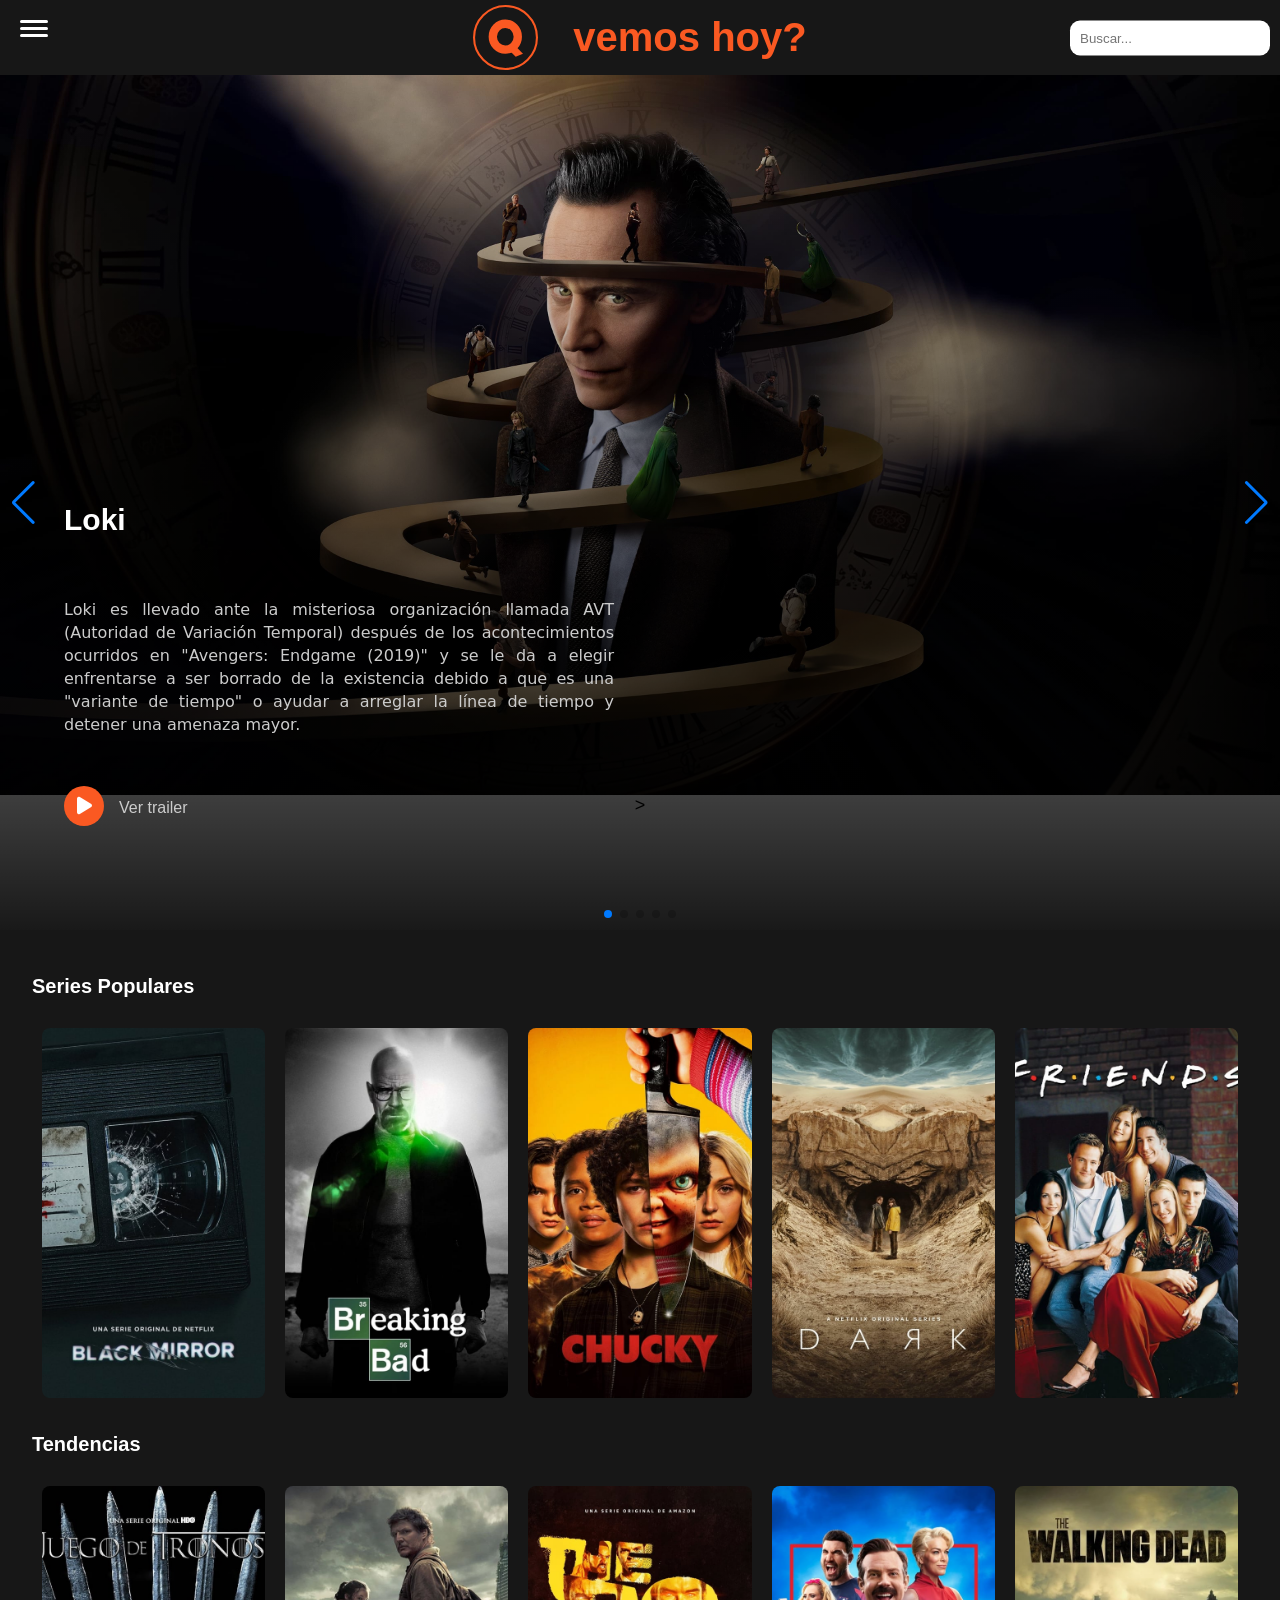
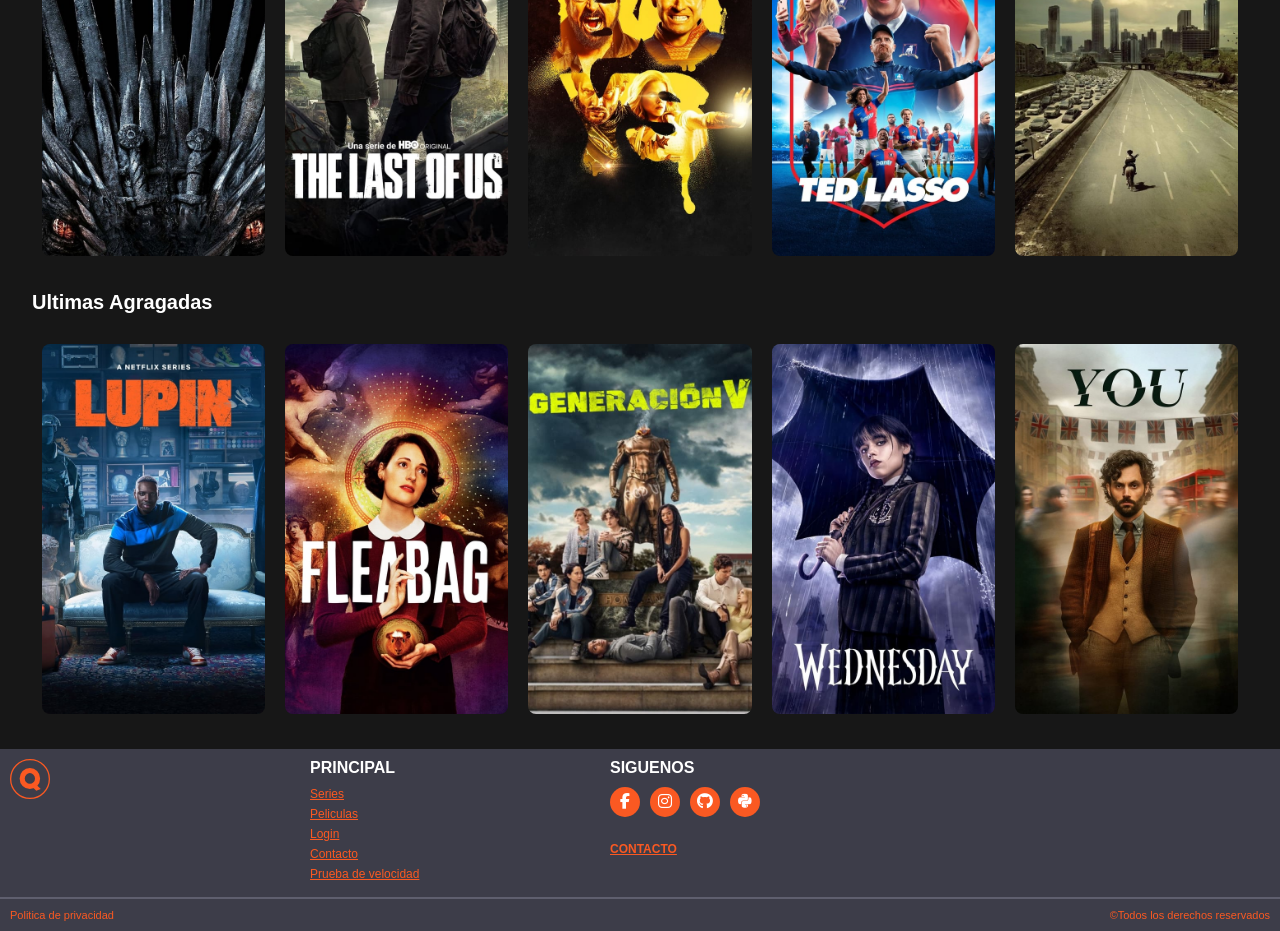
<file: series.html>
<!DOCTYPE html>
<html lang="Es">

<head>
    <meta charset="UTF-8">
    <meta http-equiv="X-UA-Compatible" content="IE=edge">
    <meta name="viewport" content="width=device-width, initial-scale=1.0">
    <link rel="icon" type="image/png" href="img/qvh_circulo.png">
    <title>Q vemos hoy?</title>
    <link rel="stylesheet" href="css/style.css">
    <link rel="stylesheet" href="https://cdn.jsdelivr.net/npm/swiper@9/swiper-bundle.min.css">
    <link rel="stylesheet" href="https://cdnjs.cloudflare.com/ajax/libs/font-awesome/6.2.1/css/all.min.css"
        integrity="sha512-MV7K8+y+gLIBoVD59lQIYicR65iaqukzvf/nwasF0nqhPay5w/9lJmVM2hMDcnK1OnMGCdVK+iQrJ7lzPJQd1w=="
        crossorigin="anonymous" referrerpolicy="no-referrer">
</head>

<body>

    <header>
        <div id="header"></div>
    </header>

    <main class="main-series">
        <section class="section-series">
            <div class="swiper mySwiper">
                <div class="swiper-wrapper">
                    <div class="swiper-slide">
                        <div class="image">
                            <div class="black">
                                <h2>Loki</h2>
                                <p>
                                    Loki es llevado ante la misteriosa organización llamada AVT (Autoridad de Variación
                                    Temporal) después de los acontecimientos ocurridos en "Avengers: Endgame (2019)" y
                                    se le da a elegir enfrentarse a ser borrado de la existencia debido a que es una
                                    "variante de tiempo" o ayudar a arreglar la línea de tiempo y detener una amenaza
                                    mayor.
                                </p>
                                <div class="watch">
                                    <a href="https://youtu.be/KcBStos46EM"><i class="fa-solid fa-play"></i></a>
                                    <p>Ver trailer</p>
                                </div>
                            </div>
                            <img src="img/Series/LOKI.jpg" alt="SERIES">>
                        </div>
                    </div>
                    <div class="swiper-slide">
                        <div class="image">
                            <div class="black">
                                <h2>Anatomía según Grey</h2>
                                <p>
                                    La vida de Meredith Grey no es nada fácil. Intenta tomar las riendas de su vida,
                                    aunque su trabajo sea de esos que te hacen la vida imposible. Meredith es una
                                    cirujana interna de primer año en el Hospital Grace de Seattle, el programa de
                                    prácticas más duro de la Facultad de Medicina de Harvard. Un elenco de compañeros de
                                    promoción tendrán que superar la misma prueba.
                                </p>
                                <div class="watch">
                                    <a href="https://youtu.be/VftMccvBNkE"><i class="fa-solid fa-play"></i></a>
                                    <p>Ver trailer</p>
                                </div>
                            </div>
                            <img src="img/Series/GREY.jpg" alt="SERIES">>
                        </div>
                    </div>
                    <div class="swiper-slide">
                        <div class="image">
                            <div class="black">
                                <h2>Dr.House</h2>
                                <p>
                                    Gregory House, el mejor médico del hospital, es un hombre antipático que está
                                    especializado en el diagnóstico de enfermedades. Su carácter extravagante, su
                                    rebeldía y su honradez con los pacientes y su equipo lo convierten en una persona
                                    única. Es además adicto a los calmantes y a las series de hospitales.
                                </p>
                                <div class="watch">
                                    <a href="https://youtu.be/MczMB8nU1sY"><i class="fa-solid fa-play"></i></a>
                                    <p>Ver trailer</p>
                                </div>
                            </div>
                            <img src="img/Series/DRHOUSE.jpg" alt="SERIES">>
                        </div>
                    </div>
                    <div class="swiper-slide">
                        <div class="image">
                            <div class="black">
                                <h2>Peaky Blinders</h2>
                                <p>
                                    En Gran Bretaña, Reino Unido se recuperan de la desesperación de la Gran Guerra, las
                                    personas sobreviven a como pueden, y las bandas criminales proliferan en una nación
                                    sacudida económicamente. Es justamente aquí donde una familia de gánsteres
                                    irlandeses de origen nómada asentada en Birmingham justo después de la Primera
                                    Guerra Mundial.
                                </p>
                                <div class="watch">
                                    <a href="https://youtu.be/EM12mcTEI88"><i class="fa-solid fa-play"></i></a>
                                    <p>Ver trailer</p>
                                </div>
                            </div>
                            <img src="img/Series/peaky.jpg" alt="SERIES">>
                        </div>
                    </div>
                    <div class="swiper-slide">
                        <div class="image">
                            <div class="black">
                                <h2>Lost</h2>
                                <p>
                                    La serie narra las vivencias de los pasajeros supervivientes del vuelo 815 de
                                    Oceanic Airlines Sydney- Los Ángeles en una isla aparentemente desierta, en la cual
                                    ocurren cosas muy extrañas, con lo que explica las decisiones que estos toman en la
                                    isla, el motivo por el cual tomaron ese avión y para mostrar que ellos, sin saberlo,
                                    estaban perdidos en sus vidas.
                                </p>
                                <div class="watch">
                                    <a href="https://youtu.be/KTu8iDynwNc"><i class="fa-solid fa-play"></i></a>
                                    <p>Ver trailer</p>
                                </div>
                            </div>
                            <img src="img/Series/LOST.jpg" alt="SERIES">>
                        </div>
                    </div>
                </div>
                <div class="swiper-button-next"></div>
                <div class="swiper-button-prev"></div>
                <div class="swiper-pagination"></div>
            </div>
        </section>


        <!--BLACK MIRROR-->
        <div class="second">
            <div class="latest">
                <h1>Series Populares</h1>
                <div class="box">
                    <div class="card">
                        <div class="details">
                            <div class="left">
                                <p class="name">Black Mirror</p>
                                <div class="date_quality">
                                    <p class="quality">HD</p>
                                    <p class="date">2023</p>
                                </div>
                                <p class="category">C. Ficción/Drama</p>
                                <div class="info">
                                    <div class="time">
                                        <i class="fa-regular fa-clock"></i>
                                        <p>60min</p>
                                    </div>
                                </div>
                            </div>
                            <div class="right">
                                <a href="https://youtu.be/di6emt8_ie8"><i class="fa-solid fa-play"></i></a>
                            </div>
                        </div>
                        <img src="img/Series/BLACK.jpg" alt="SERIES">>
                    </div>

                    <!--Breaking Bad-->
                    <div class="card">
                        <div class="details">
                            <div class="left">
                                <p class="name">Breaking Bad</p>
                                <div class="date_quality">
                                    <p class="quality">HD</p>
                                    <p class="date">2008</p>
                                </div>
                                <p class="category">Crimen/Drama</p>
                                <div class="info">
                                    <div class="time">
                                        <i class="fa-regular fa-clock"></i>
                                        <p>60min</p>
                                    </div>
                                </div>
                            </div>
                            <div class="right">
                                <a href="https://youtu.be/mXd1zTwcQ18"><i class="fa-solid fa-play"></i></a>
                            </div>
                        </div>
                        <img src="img/Series/BREAKING.jpg" alt="SERIES">>
                    </div>

                    <!--Chuky-->
                    <div class="card">
                        <div class="details">
                            <div class="left">
                                <p class="name">Chucky</p>
                                <div class="date_quality">
                                    <p class="quality">HD</p>
                                    <p class="date">2021</p>
                                </div>
                                <p class="category">Crimen/Drama</p>
                                <div class="info">
                                    <div class="time">
                                        <i class="fa-regular fa-clock"></i>
                                        <p>60min</p>
                                    </div>
                                </div>
                            </div>
                            <div class="right">
                                <a href="https://youtu.be/zoFIKhUMGnI"><i class="fa-solid fa-play"></i></a>
                            </div>
                        </div>
                        <img src="img/Series/CHUKI.jpg" alt="SERIES">>
                    </div>

                    <!--Dark-->
                    <div class="card">
                        <div class="details">
                            <div class="left">
                                <p class="name">Dark</p>
                                <div class="date_quality">
                                    <p class="quality">HD</p>
                                    <p class="date">2017</p>
                                </div>
                                <p class="category">C. Ficción/Drama</p>
                                <div class="info">
                                    <div class="time">
                                        <i class="fa-regular fa-clock"></i>
                                        <p>50min</p>
                                    </div>
                                </div>
                            </div>
                            <div class="right">
                                <a href="https://youtu.be/Le2LVuqAAEI"><i class="fa-solid fa-play"></i></a>
                            </div>
                        </div>
                        <img src="img/Series/DARK.jpg" alt="SERIES">>
                    </div>

                    <!--Friend-->
                    <div class="card">
                        <div class="details">
                            <div class="left">
                                <p class="name">Friend</p>
                                <div class="date_quality">
                                    <p class="quality">HD</p>
                                    <p class="date">1994</p>
                                </div>
                                <p class="category">Comedia</p>
                                <div class="info">
                                    <div class="time">
                                        <i class="fa-regular fa-clock"></i>
                                        <p>30min</p>
                                    </div>
                                </div>
                            </div>
                            <div class="right">
                                <a href="https://youtu.be/IEEbUzffzrk"><i class="fa-solid fa-play"></i></a>
                            </div>
                        </div>
                        <img src="img/Series/FREIND.jpg" alt="SERIES">>
                    </div>
                </div>
            </div>
        </div>

        <!--Juego de Tronos-->
        <div class="upcoming">
            <div class="movies_box">
                <h1>Tendencias</h1>
                <div class="box">
                    <div class="card">
                        <div class="details">
                            <div class="left">
                                <p class="name">Juego de Tronos</p>
                                <div class="date_quality">
                                    <p class="quality">HD</p>
                                    <p class="date">2023</p>
                                </div>
                                <p class="category">Acción/Drama</p>
                                <div class="info">
                                    <div class="time">
                                        <i class="fa-regular fa-clock"></i>
                                        <p>60min</p>
                                    </div>
                                </div>
                            </div>
                            <div class="right">
                                <a href="https://youtu.be/kDIlADvnC_s"><i class="fa-solid fa-play"></i></a>
                            </div>
                        </div>
                        <img src="img/Series/GOT.jpg" alt="SERIES">>
                    </div>
                    <!--The Last-->
                    <div class="card">
                        <div class="details">
                            <div class="left">
                                <p class="name">The Last Of Us</p>
                                <div class="date_quality">
                                    <p class="quality">HD</p>
                                    <p class="date">2023</p>
                                </div>
                                <p class="category">Acción/Drama</p>
                                <div class="info">
                                    <div class="time">
                                        <i class="fa-regular fa-clock"></i>
                                        <p>60min</p>
                                    </div>
                                </div>
                            </div>
                            <div class="right">
                                <a href="https://youtu.be/yyGetSp7CIc"><i class="fa-solid fa-play"></i></a>
                            </div>
                        </div>
                        <img src="img/Series/THELAST.jpg" alt="SERIES">>
                    </div>
                    <!--The Boys-->
                    <div class="card">
                        <div class="details">
                            <div class="left">
                                <p class="name">The Boys</p>
                                <div class="date_quality">
                                    <p class="quality">HD</p>
                                    <p class="date">2019</p>
                                </div>
                                <p class="category">Acción/Aventura</p>
                                <div class="info">
                                    <div class="time">
                                        <i class="fa-regular fa-clock"></i>
                                        <p>60min</p>
                                    </div>
                                </div>
                            </div>
                            <div class="right">
                                <a href="https://youtu.be/eshJeoaDmtY"><i class="fa-solid fa-play"></i></a>
                            </div>
                        </div>
                        <img src="img/Series/THEBOYS.jpg" alt="SERIES">>
                    </div>
                    <!--Ted Lasso-->
                    <div class="card">
                        <div class="details">
                            <div class="left">

                                <p class="name">Ted Lasso</p>
                                <div class="date_quality">
                                    <p class="quality">HD</p>
                                    <p class="date">2020</p>
                                </div>
                                <p class="category">Comedia/Drama</p>
                                <div class="info">
                                    <div class="time">
                                        <i class="fa-regular fa-clock"></i>
                                        <p>40min</p>
                                    </div>
                                </div>
                            </div>
                            <div class="right">
                                <a href="https://youtu.be/3u7EIiohs6U"><i class="fa-solid fa-play"></i></a>
                            </div>
                        </div>
                        <img src="img/Series/TEDLASSO.jpg" alt="SERIES">>
                    </div>
                    <!--The Walking Dead-->
                    <div class="card">
                        <div class="details">
                            <div class="left">
                                <p class="name">The Walking Dead</p>
                                <div class="date_quality">
                                    <p class="quality">HD</p>
                                    <p class="date">2010</p>
                                </div>
                                <p class="category">Acción/Aventura</p>
                                <div class="info">
                                    <div class="time">
                                        <i class="fa-regular fa-clock"></i>
                                        <p>50min</p>
                                    </div>
                                </div>
                            </div>
                            <div class="right">
                                <a href="https://youtu.be/YI6AtpWQM3k"><i class="fa-solid fa-play"></i></a>
                            </div>
                        </div>
                        <img src="img/Series/WALKING.jpg" alt="SERIES">>
                    </div>
                </div>
            </div>
        </div>

        <!---->
        <div class="show">
            <div class="tv_show">
                <h1>Ultimas Agragadas</h1>
                <div class="box">
                    <div class="card">
                        <div class="details">
                            <div class="left">
                                <p class="name">Lupin</p>
                                <div class="date_quality">
                                    <p class="quality">HD</p>
                                    <p class="date">2022</p>
                                </div>
                                <p class="category">Drama/Misterio</p>
                                <div class="info">
                                    <div class="time">
                                        <i class="fa-regular fa-clock"></i>
                                        <p>50min</p>
                                    </div>
                                </div>
                            </div>
                            <div class="right">
                                <a href="https://youtu.be/x5ZrXf7URQ0"><i class="fa-solid fa-play"></i></a>
                            </div>
                        </div>
                        <img src="img/Series/LUPIN.jpg" alt="SERIES">>
                    </div>
                    <!--Fleabag-->
                    <div class="card">
                        <div class="details">
                            <div class="left">
                                <p class="name">Fleabag</p>
                                <div class="date_quality">
                                    <p class="quality">HD</p>
                                    <p class="date">2023</p>
                                </div>
                                <p class="category">Comedia/Drama </p>
                                <div class="info">
                                    <div class="time">
                                        <i class="fa-regular fa-clock"></i>
                                        <p>30min</p>
                                    </div>
                                </div>
                            </div>
                            <div class="right">
                                <a href="https://youtu.be/FhZHv2id6Sk"><i class="fa-solid fa-play"></i></a>
                            </div>
                        </div>
                        <img src="img/Series/FLEABAG.jpg" alt="SERIES">>
                    </div>

                    <!--GEN V-->
                    <div class="card">
                        <div class="details">
                            <div class="left">
                                <p class="name">Gen V</p>
                                <div class="date_quality">
                                    <p class="quality">HD</p>
                                    <p class="date">2023</p>
                                </div>
                                <p class="category">Aventura/Drama</p>
                                <div class="info">
                                    <div class="time">
                                        <i class="fa-regular fa-clock"></i>
                                        <p>60min</p>
                                    </div>
                                </div>
                            </div>
                            <div class="right">
                                <a href="https://youtu.be/-zTOqw0o4Dw"><i class="fa-solid fa-play"></i></a>
                            </div>
                        </div>
                        <img src="img/Series/gen.jpg" alt="SERIES">>
                    </div>

                    <!--MERLINA-->
                    <div class="card">
                        <div class="details">
                            <div class="left">
                                <p class="name">Wednesday</p>
                                <div class="date_quality">
                                    <p class="quality">HD</p>
                                    <p class="date">2022</p>
                                </div>
                                <p class="category">Comedia/Fantasía</p>
                                <div class="info">
                                    <div class="time">
                                        <i class="fa-regular fa-clock"></i>
                                        <p>120min</p>
                                    </div>
                                </div>
                            </div>
                            <div class="right">
                                <a href="https://youtu.be/Qa5kFRxBkNw"><i class="fa-solid fa-play"></i></a>
                            </div>
                        </div>
                        <img src="img/Series/MERLINA.jpg" alt="SERIES">>
                    </div>
                    <!--YOU-->
                    <div class="card">
                        <div class="details">
                            <div class="left">
                                <p class="name">You</p>
                                <div class="date_quality">
                                    <p class="quality">HD</p>
                                    <p class="date">2023</p>
                                </div>
                                <p class="category">Drama</p>
                                <div class="info">
                                    <div class="time">
                                        <i class="fa-regular fa-clock"></i>
                                        <p>50min</p>
                                    </div>
                                </div>
                            </div>
                            <div class="right">
                                <a href="https://youtu.be/ga1m0wjzscU"><i class="fa-solid fa-play"></i></a>
                            </div>
                        </div>
                        <img src="img/Series/YOU.jpg" alt="SERIES">>
                    </div>
                </div>
            </div>
        </div>


        <script src="https://cdn.jsdelivr.net/npm/swiper@9/swiper-bundle.min.js"></script>

        <!-- Initialize Swiper -->
        <script src="js/series.js"></script>


    </main>

    <footer>
        <div id="footer"></div>
    </footer>
    <nav class="navMobile">
        <div>
            <a href="index.html"><i class="fa-solid fa-house-chimney fa-2xs"></i></a>
        </div>
        <div>
            <a href="#"><i class="fa-solid fa-magnifying-glass fa-2xs"></i></a>
        </div>
        <div>
            <a href="peliculas.html"><i class="fa-solid fa-ticket fa-2xs"></i></a>
        </div>
        <div>
            <a href="series.html"><i class="fa-solid fa-clapperboard fa-2xs"></i></a>
        </div>
        <div>
            <a href="usuario.html"><i class="fa-solid fa-user fa-2xs"></i></a>
        </div>
    </nav>

    <script src="js/main.js"></script>

</body>

</html>
</file>
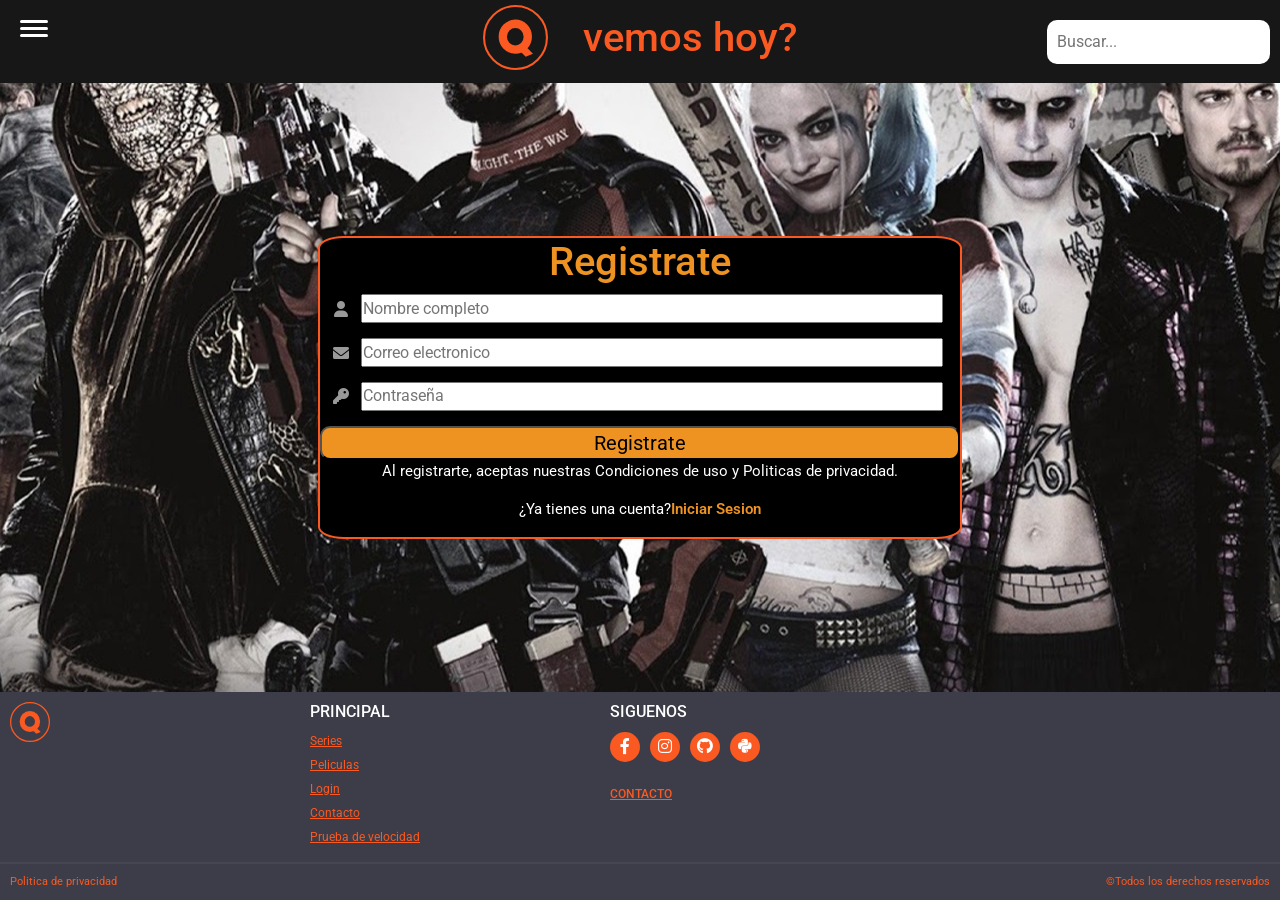
<file: usuario.html>
<!DOCTYPE html>
<html lang="en">

<head>
    <meta charset="UTF-8">
    <meta name="viewport" content="width=device-width, initial-scale=1.0">
    <link href="https://fonts.googleapis.com/icon?family=Material+Icons" rel="stylesheet">
    <link rel="stylesheet" href="https://cdnjs.cloudflare.com/ajax/libs/font-awesome/6.0.0-beta3/css/all.min.css">
    <!-- Fuentes de Google -->
    <link rel="preconnect" href="https://fonts.googleapis.com">
    <link rel="preconnect" href="https://fonts.gstatic.com" crossorigin>
    <link href="https://fonts.googleapis.com/css2?family=Roboto:wght@100;400;500;700;900&display=swap" rel="stylesheet">
    <!-- Bootstrap -->
    <link href="https://cdn.jsdelivr.net/npm/bootstrap@5.2.3/dist/css/bootstrap.min.css" rel="stylesheet"
        integrity="sha384-rbsA2VBKQhggwzxH7pPCaAqO46MgnOM80zW1RWuH61DGLwZJEdK2Kadq2F9CUG65" crossorigin="anonymous">
    <!-- Estilos personalizados -->
    <link rel="stylesheet" href="css/style.css">
    <link rel="icon" type="image/png" href="img/qvh_circulo.png">

    <title>Q vemos hoy?</title>
</head>

<body>
    <header>
        <div id="header"></div>
    </header>

    <main class="formulario">
        <form class="formulario-usuario">
            <h3> Registrate </h3>
            <div class="contenedor-formularios">
                <div class="input-contenedor">
                    <i class="fas fa-user icon"></i>
                    <input type="text" placeholder="Nombre completo">
                </div>
                <div class="input-contenedor">
                    <i class="fas fa-envelope icon"></i>
                    <input type="text" placeholder="Correo electronico">
                </div>
                <div class="input-contenedor">
                    <i class="fas fa-key icon"></i>
                    <input type="password" placeholder="Contraseña">
                </div>
            </div>
            <div class="button-formularios">
                <input type="submit" value="Registrate">
            </div>
            <p>Al registrarte, aceptas nuestras Condiciones de uso y Politicas de privacidad.</p>
            <p>¿Ya tienes una cuenta?<a class="link" href="login.html">Iniciar Sesion</a></p>
        </form>
    </main>

    <footer>
        <div id="footer"></div>
    </footer>
    <nav class="navMobile">
        <div>
            <a href="index.html"><i class="fa-solid fa-house-chimney fa-2xs"></i></a>
        </div>
        <div>
            <a href="#"><i class="fa-solid fa-magnifying-glass fa-2xs"></i></a>
        </div>
        <div>
            <a href="peliculas.html"><i class="fa-solid fa-ticket fa-2xs"></i></a>
        </div>
        <div>
            <a href="series.html"><i class="fa-solid fa-clapperboard fa-2xs"></i></a>
        </div>
        <div>
            <a href="usuario.html"><i class="fa-solid fa-user fa-2xs"></i></a>
        </div>
    </nav>
    <script src="js/main.js"></script>
</body>

</html>
</file>
<file: css/style.css>
* {
    margin: 0;
    padding: 0;
    box-sizing: border-box;
    font-family: 'Roboto', sans-serif;;
}

/* Estilos generales */
body {
    width: 100%;
    margin: 0;
    padding: 0;
    display: flex;
    flex-direction: column;
    min-height: 100vh; /* Asegura que el contenido ocupe al menos el alto completo del viewport */
    font-family: 'Roboto', sans-serif;
    background-color: #171717;
}

/* Alinear todos los elementos del header en una línea */
header {
    display: flex;
    justify-content: center; /* Centrar horizontalmente */
    align-items: center;
    background-color: #171717;
    color: white;
    position: relative;
    padding: 5px; /* Añadir espaciado para mejorar la apariencia */
    height: auto; /* Establecer la altura deseada */
    
}

/* Estilo del título "Q vemos hoy?" */
.texto-header h1 {
    font-size: 2.5em;
    color: #fa5922;
    display: flex; /* Mostrar el contenido en línea */
    align-items: center; /* Centrar verticalmente */
    gap: 25px; /* Espacio entre la imagen y el texto */
}

/* Estilo de la imagen del logo */
.texto-header img {
    width: 75px; /* Tamaño de la imagen */
    display: flex;
    padding: 0 10px 0 0;
}



.texto-header a:hover {
    transform: scale(1.05);
}

/* Alinear el cuadro de búsqueda a la derecha */
.buscar-header {
    padding: 10px;
    border: none;
    border-radius: 10px;
    position: absolute; /* Posición absoluta */
    right: 5px; /* Posicionar en el borde derecho */
    top: 50%; /* Centrar verticalmente */
    transform: translateY(-50%); /* Ajustar verticalmente */
    min-width: 200px; /* Ancho mínimo deseado */
    width: auto; /* Permitir que el ancho se ajuste según el contenido */
}


/* Ajustar el aside */
main {
    flex: 1; /* El contenido del main ocupará el espacio restante entre el header y el footer */
    display: flex; /* Para permitir el ajuste del alto del aside */
    background: center;
}

.main-series {
    display: inline;
}



/* Estilo de la imagen dentro del contenedor */
.imagen-contenedor img {
    justify-content: center;
    width: 50%; /* Asegurar que la imagen ocupe el 100% del ancho del contenedor */
    height: auto; /* Mantener la proporción de aspecto de la imagen */
    margin: 10px;
    border-radius: 10px;
}

.anuncios {
    text-align: center;
    color: #f38f16;
}


.main-central {
    width: 100%;
    display: grid;
    grid-template-columns: repeat(1, 1fr); /* 2 columnas */
    gap: 20px; /* Espacio entre las cajas */
    
}

table {
    width: 100%;
    margin: 0 auto; /* Esto centrará la tabla horizontalmente */
    height: 500px;
}

table th {
    font-size: 30px;
    top: 50%;
    left: 5%;
    color: #fff;
}

td {
    text-align: center; /* Esto centrará el contenido de las celdas */
}

iframe {
    padding: 20px;
    width: 100%;
    height: 100%;
    border: 0;
}



.section-series {
    width: 100%;
    height: 100vh;
    background: #171717;
}
      /*CARRUSEL BANNER*/

.swiper {
    width: 100%;
    height: 95%;
    overflow: hidden;
}

.swiper::selection {
    user-select: none;
}

.swiper-slide {
    text-align: center;
    font-size: 18px;
    background: #fff;
    display: flex;
    justify-content: center;
    align-items: center;
}

.swiper-slide .image .black {
    width: 100%;
    height: 100%;
    position: absolute;
    background: linear-gradient(to bottom, rgba(0, 0, 0, 0.0), rgba(0, 0, 0, 0.9));
}

.swiper-slide .image .black h2 {
    font-size: 30px;
    text-align: left;
    position:fixed;
    top: 50%;
    left: 5%;
    color: #fff;
}


.swiper-slide .image .black p {
    width: 550px;
    text-align: justify;
    font-size: 16px;
    color: #cccccc;
    margin: 10px 0;
    position: relative;
    top: 60%;
    left: 5%;
    line-height: 23px;
    font-family: system-ui, -apple-system, BlinkMacSystemFont, 'Segoe UI', Roboto, Oxygen, Ubuntu, Cantarell, 'Open Sans', 'Helvetica Neue', sans-serif;
}


.swiper-slide .image .black .watch {/*BOTON PLAY banner*/
    width: 600px;
    text-align: left;
    display: flex;
    font-size: 16px;
    margin: 50px 0;
    position: relative;
    top: 60%;
    left: 5%;
}

.swiper-slide .image .black .watch i {
    width: 40px;
    height: 40px;
    line-height: 40px;
    font-size: 20px;
    text-align: center;
    background-color: #fa5922;/*PLAY CAMBIAR COLOR A NARANJA*/
    border-radius: 50%;
    cursor: pointer;
    color: #ffffff;
}

.swiper-slide .image .black .watch p {
    position: relative;
    left: 15px;
    font-family: sans-serif;
}

.swiper-slide img {
    display: block;
    width: 100%;
    height: 100%;
    object-fit: cover;
}

.swiper {
    margin-left: auto;
    margin-right: auto;
}


/*------POPULARES--------*/

.second {
    width: 100%;
    height: auto;
    margin: 0 auto;
    padding-bottom: 25px;
    background: #171717;
}

.second .latest {
    width: 95%;
    margin: 0 auto;
}

.second .latest h1 {
    font-size: 20px;
    color: #fff;
    margin-bottom: 20px;
}

.second .latest .box {
    display: flex;
    align-items: center;
    justify-content: space-between;
}

.second .latest .box .card {
    width: 250px;
    height: 370px;
    margin: 10px;
    overflow: hidden;
    border-radius: 8px;
}

.second .latest .box .card .details {
    width: 250px;
    height: 370px;
    overflow: hidden;
    position: absolute;
    border-radius: 8px;
    transition: 0.3s;
    opacity: 0;
}

.second .latest .box .card:hover .details {
    opacity: 1;
    background: linear-gradient(to bottom, rgba(0, 0, 0, 0.0), rgba(0, 0, 0, 0.7));
}

.second .latest .box .card .details .left {
    position: absolute;
    bottom: 0;
    color: #fff;
    transform: translateX(-100px);
    transition: 0.4s;
    opacity: 0;
}

.second .latest .box .card:hover .details .left {
    opacity: 1;
    transform: translateX(0);
}

.second .latest .box .card .details .left p.name {
    width: 100%;
    font-size: 20px;
    font-weight: bold;
    margin-left: 10px;
    margin-bottom: 10px;
    text-align: start;
}

.second .latest .box .card .details .left .date_quality {
    display: flex;
    align-items: center;
}

.second .latest .box .card .details .left .date_quality p.quality {
    width: 30px;
    font-size: 13px;
    background: #fa5922;/*CAMBIA EL HD*/
    color: #ffffff;
    margin-left: 10px;
    margin-bottom: 8px;
    text-align: center;
    font-weight: bold;
}

.second .latest .box .card .details .left .date_quality p.date {
    color: #fff;
    font-size: 15px;
    font-weight: bold;
    text-align: left;
    margin-left: 10px;
    margin-bottom: 8px;
}

.second .latest .box .card .details .left p.category {
    margin-left: 10px;
    font-size: 13px;
    margin-bottom: 8px;
    text-align: start;
}

.second .latest .box .card .details .left .info {
    display: flex;
    align-items: center;
    margin-bottom: 10px;
}



.second .latest .box .card .details .left .info .time {
    display: flex;
    align-items: center;
}

.second .latest .box .card .details .left .info .time i {
    font-size: 12px;
    color: #fa5922;/*CAMBIA EL COLOR DE DURACION*/
    margin-left: 5px;
}

.second .latest .box .card .details .left .info .time p {
    font-size: 12px;
    margin-left: 5px;
}

.second .latest .box .card .details .right {
    position: absolute;
    right: 0;
    bottom: 0;
    color: #fff;
    transform: translateX(100px);
    transition: 0.4s;
    opacity: 0;
}

.second .latest .box .card:hover .details .right {
    opacity: 1;
    transform: translateX(0);
}

.second .latest .box .card .details .right i {
    width: 40px;
    height: 40px;
    line-height: 40px;
    font-size: 20px;
    text-align: center;
    background-color: #fa5922;/*CAMBIA COLOR DE PLAY POPULARES*/
    border-radius: 50%;
    cursor: pointer;
    color: #ffffff;
    margin: 0 20px 8px 0;
}

.second .latest .box .card img {
    width: 100%;
    height: 100%;
    object-fit: cover;
    object-position: center;
}


/*----TENDENCIAS-----*/

.upcoming {
    width: 100%;
    height: auto;
    margin: 0 auto;
    padding-bottom: 25px;
    background-color: #171717;
}

.upcoming .movies_box {
    width: 95%;
    margin: 0 auto;
}

.upcoming .movies_box h1 {
    font-size: 20px;
    color: #fff;
    margin-bottom: 20px;
}

.upcoming .movies_box .box {
    display: flex;
    align-items: center;
    justify-content: space-between;
}

.upcoming .movies_box .box .card {
    width: 250px;
    height: 370px;
    margin: 10px;
    overflow: hidden;
    border-radius: 8px;
}

.upcoming .movies_box .box .card .details {
    width: 250px;
    height: 370px;
    overflow: hidden;
    position: absolute;
    border-radius: 8px;
    transition: 0.3s;
    opacity: 0;
    text-align: start;
}

.upcoming .movies_box .box .card:hover .details {
    opacity: 1;
    background: linear-gradient(to bottom, rgba(0, 0, 0, 0.0), rgba(0, 0, 0, 0.7));
}

.upcoming .movies_box .box .card .details .left {
    position: absolute;
    bottom: 0;
    color: #fff;
    transform: translateX(-100px);
    transition: 0.4s;
    opacity: 0;
    text-align: start;
}

.upcoming .movies_box .box .card:hover .details .left {
    opacity: 1;
    transform: translateX(0);
}

.upcoming .movies_box .box .card .details .left p.name {
    width: 100%;
    font-size: 20px;
    font-weight: bold;
    margin-left: 10px;
    margin-bottom: 10px;
    text-align: start;
}

.upcoming .movies_box .box .card .details .left .date_quality {
    display: flex;
    align-items: center;
}

.upcoming .movies_box .box .card .details .left .date_quality p.quality {
    width: 30px;
    font-size: 13px;
    background: #fa5922;/*CAMBIA HD DE TENDECIAS*/
    color: #ffffff;
    margin-left: 10px;
    margin-bottom: 8px;
    text-align: center;
    font-weight: bold;
}

.upcoming .movies_box .box .card .details .left .date_quality p.date {
    color: #fff;
    font-size: 15px;
    font-weight: bold;
    text-align: left;
    margin-left: 10px;
    margin-bottom: 8px;
}

.upcoming .movies_box .box .card .details .left p.category {
    margin-left: 10px;
    font-size: 13px;
    margin-bottom: 8px;
    text-align: start;
}

.upcoming .movies_box .box .card .details .left .info {
    display: flex;
    align-items: center;
    margin-bottom: 10px;
}

.upcoming .movies_box .box .card .details .left .info .time {
    display: flex;
    align-items: center;
}

.upcoming .movies_box .box .card .details .left .info .time i {
    font-size: 12px;
    color: #fa5922; /*CAMBIA RELOG TENDENCIA*/
    margin-left: 5px;
}

.upcoming .movies_box .box .card .details .left .info .time p {
    font-size: 12px;
    margin-left: 5px;
}

.upcoming .movies_box .box .card .details .right {
    position: absolute;
    right: 0;
    bottom: 0;
    color: #fff;
    transform: translateX(100px);
    transition: 0.4s;
    opacity: 0;
}

.upcoming .movies_box .box .card:hover .details .right {
    opacity: 1;
    transform: translateX(0);
}

.upcoming .movies_box .box .card .details .right i {
    width: 40px;
    height: 40px;
    line-height: 40px;
    font-size: 20px;
    text-align: center;
    background-color: #fa5922; /*PLAY DE TENDECIAS*/
    border-radius: 50%;
    cursor: pointer;
    color: #ffffff;
    margin: 0 20px 8px 0;
}

.upcoming .movies_box .box .card img {
    width: 100%;
    height: 100%;
    object-fit: cover;
    object-position: center;
}


/*-----ULTIMAS AGREGADAS-----*/

.show {
    width: 100%;
    height: auto;
    margin: 0 auto;
    padding-bottom: 25px;
    background-color: #171717;
}

.show .tv_show {
    width: 95%;
    margin: 0 auto;
}

.show .tv_show h1 {
    font-size: 20px;
    color: #fff;
    margin-bottom: 20px;
}

.show .tv_show .box {
    display: flex;
    align-items: center;
    justify-content: space-between;
}

.show .tv_show .box .card {
    width: 250px;
    height: 370px;
    margin: 10px;
    overflow: hidden;
    border-radius: 8px;
}

.show .tv_show .box .card .details {
    width: 250px;
    height: 370px;
    overflow: hidden;
    position: absolute;
    border-radius: 8px;
    transition: 0.3s;
    opacity: 0;
}

.show .tv_show .box .card:hover .details {
    opacity: 1;
    background: linear-gradient(to bottom, rgba(0, 0, 0, 0.0), rgba(0, 0, 0, 0.7));
}

.show .tv_show .box .card .details .left {
    position: absolute;
    bottom: 0;
    color: #fff;
    transform: translateX(-100px);
    transition: 0.4s;
    opacity: 0;
}

.show .tv_show .box .card:hover .details .left {
    opacity: 1;
    transform: translateX(0);
}

.show .tv_show .box .card .details .left p.name {
    width: 100%;
    font-size: 20px;
    font-weight: bold;
    margin-left: 10px;
    margin-bottom: 10px;
    text-align: start;
}

.show .tv_show .box .card .details .left .date_quality {
    display: flex;
    align-items: center;
}

.show .tv_show .box .card .details .left .date_quality p.quality {
    width: 30px;
    font-size: 13px;
    background: #fa5922;
    color: #ffffff;
    margin-left: 10px;
    margin-bottom: 8px;
    text-align: center;
    font-weight: bold;
}

.show .tv_show .box .card .details .left .date_quality p.date {
    color: #fff;
    font-size: 15px;
    font-weight: bold;
    text-align: left;
    margin-left: 10px;
    margin-bottom: 8px;
}

.show .tv_show .box .card .details .left p.category {
    margin-left: 10px;
    font-size: 13px;
    margin-bottom: 8px;
    text-align: start;
}

.show .tv_show .box .card .details .left .info {
    display: flex;
    align-items: center;
    margin-bottom: 10px;
}

.show .tv_show .box .card .details .left .info .rate {
    display: flex;
    align-items: center;
    margin-left: 10px;
    margin-right: 10px;
}


.show .tv_show .box .card .details .left .info .time {
    display: flex;
    align-items: center;
}

.show .tv_show .box .card .details .left .info .time i {
    font-size: 12px;
    color: #fa5922;/*RELOG ULTIMAS AGREGADAS*/
    margin-left: 5px;
}

.show .tv_show .box .card .details .left .info .time p {
    font-size: 12px;
    margin-left: 5px;
}

.show .tv_show .box .card .details .right {
    position: absolute;
    right: 0;
    bottom: 0;
    color: #fff;
    transform: translateX(100px);
    transition: 0.4s;
    opacity: 0;
}

.show .tv_show .box .card:hover .details .right {
    opacity: 1;
    transform: translateX(0);
}

.show .tv_show .box .card .details .right i {
    width: 40px;
    height: 40px;
    line-height: 40px;
    font-size: 20px;
    text-align: center;
    background-color: #fa5922;/*PLAY ULTIMAS AGREGADAS*/
    border-radius: 50%;
    cursor: pointer;
    color: #ffffff;
    margin: 0 20px 8px 0;
}

.show .tv_show .box .card img {
    width: 100%;
    height: 100%;
    object-fit: cover;
    object-position: center;
}

































/*Banner Saw X*/
.pelicula-principal {
	font-size: 16px;
	min-height: 40.62em;
	color: #fff;
	background: linear-gradient(rgba(0, 0, 0, .50) 0%, rgba(0,0,0,.50) 100%), url(../img/sawx.jpg);
	background-position: center center;
	background-size: cover;
	margin-bottom: 3.12em;
	display: flex;
	align-items: end;
}

.pelicula-principal .contenedor {
	margin: 0 auto;
	margin-bottom: 6.25em;
}

.pelicula-principal .titulo {
	font-weight: 600;
	font-size: 3.12em;
	margin-bottom: 0.4em;
}

.pelicula-principal .descripcion {
	font-weight: normal;
	font-size: 1em;
	line-height: 1.75em;
	max-width: 50%;
	margin-bottom: 1.25em;
}

.pelicula-principal .boton {
	background: rgba(0,0,0, 0.5);
	border: none;
	border-radius: 0.31em;
	padding: 0.93em 1.87em;
	color: #fff;
	margin-right: 1.25em;
	cursor: pointer;
	transition: .3s ease all;
	font-size: 1.12em;
    
}


.pelicula-principal .boton:hover {
	background: #fff;
	color: #000;
}

.pelicula-principal .boton i {
	margin-right: 1.25em;
}

/* ---- ----- ----- Contenedor Titulo y Controles ----- ----- ----- */
.contenedor-titulo-controles {
	display: flex;
	justify-content: space-between;
	align-items: end;
}

.contenedor-titulo-controles h3 { /* pelicula recomendada*/
	color: #fff;
	font-size: 20px;
}

.contenedor-titulo-controles .indicadores button {
	background: #fff;
	height: 3px;
	width: 10px;
	cursor: pointer;
	border: none;
	margin-right: 2px;
}

.contenedor-titulo-controles .indicadores button:hover,
.contenedor-titulo-controles .indicadores button.activo {
	background: red;
}


/* ---- ----- ----- Contenedor Principal y Flechas ----- ----- ----- */
.peliculas-recomendadas {
	margin-bottom: 70px;
}

.peliculas-recomendadas .contenedor-principal {
	display: flex;
	align-items: center;
	position: relative;
}

.peliculas-recomendadas .contenedor-principal .flecha-izquierda,
.peliculas-recomendadas .contenedor-principal .flecha-derecha {
	position: absolute;
	border: none;
	background: rgba(0,0,0,0.3);
	font-size: 40px;
	height: 50%;
	top: calc(50% - 25%);
	line-height: 40px;
	width: 50px;
	color: #fff;
	cursor: pointer;
	z-index: 500;
	transition: .1s ease all;
}

.peliculas-recomendadas .contenedor-principal .flecha-izquierda:hover,
.peliculas-recomendadas .contenedor-principal .flecha-derecha:hover {
	background: rgba(0,0,0, .9);
}

.peliculas-recomendadas .contenedor-principal .flecha-izquierda {
	left: 0;
}

.peliculas-recomendadas .contenedor-principal .flecha-derecha {
	right: 0;
}

/* ---- ----- ----- Carousel ----- ----- ----- */
.peliculas-recomendadas .contenedor-carousel {
	width: 100%;
	padding: 30px 0;
	overflow: hidden;
	scroll-behavior: smooth;
}

.peliculas-recomendadas .contenedor-carousel .carousel {
	display:flex;
	flex-wrap: nowrap;
}

.peliculas-recomendadas .contenedor-carousel .carousel .pelicula {

    min-width: 20%; /*tamaño de imagenes*/
	transition: .1s ease all;
	box-shadow: 5px 5px 10px rgba(0,0,0, .3);
    
}

.peliculas-recomendadas .contenedor-carousel .carousel .pelicula.hover {
	transform: scale(1.2);
	transform-origin: center;
}

.peliculas-recomendadas .contenedor-carousel .carousel .pelicula img {
    width: 99%; /*separacion entre imagenes*/
	vertical-align: top;
}


.caja {
    background-color: #f8f8f8;
    border-radius: 10px;
    flex-basis: calc(50% - 20px); /* Ancho de la caja, con espacio entre ellas */
    padding: 20px;
    text-align: center;
    box-shadow: 0 0 5px rgba(0, 0, 0, 0.1);
    margin: 20px; /* Ajustar el margen a la izquierda y derecha */
}

.contenedor {
    padding: 15px;
    padding-bottom: 5px;
}


.input-contenedor input{
    width: 91%;

}

h3 {
    text-align: center;
    color: #EE9322;
    font-size: 40px;
}



.input-contenedor {
    margin-bottom: 15px;
    display: flex;
    text-align: center;
}

.icon {
    padding: 1%;
    min-width: 41px;
    text-align: center;
    color: #999;
}

.button{
    margin: 10px 120px;
    width: 50%;
    color: white;
    font-size: 20px;
    background: #EE9322;
    padding: 10px;
    border-radius: 10px;
    cursor: pointer;
}

.button:hover{
    background: #e9d147;
}

p {
    text-align: center;
    color: white;
    font-size: 15px;
}

.link {
    text-decoration: none;
    color: #EE9322;
    font-weight: 600;   
}

.link:hover{
    color: #e9d147;    
}




.redes-sociales a,
.contacto a {
    margin: 5px;
    color: #EE9322;
    font-size: 24px;
    text-decoration: none;
}

.redes-sociales a:hover,
.contacto a:hover {
    color: #fa5922;
}

.menu-header {
    position: fixed;/*Cambie de Fixed a Absolute, por que el menu se movia por todo el body*/
    background-color: transparent;
    left: 0;
    top: 0;
    height: 30px;
    width: 30px;
    padding: 20px 20px;
    -webkit-transform: translate3d(0, 0, 0);
    transform: translate3d(0, 0, 0);
    -webkit-transition: -webkit-transform 0.25s cubic-bezier(0.05, 1.04, 0.72, 0.98);
    transition: transform 0.25s cubic-bezier(0.05, 1.04, 0.72, 0.98);
    z-index: 1002;
    cursor: pointer;
    -webkit-user-select: none;
    -moz-user-select: none;
    -ms-user-select: none;
    user-select: none
}

.menu-header.is-active {
    background-color: none;
}

._layer {
    background: #ffffff;
    margin-bottom: 4px;
    border-radius: 2px;
    width: 28px;
    height: 3px;
    opacity: 1;
    -webkit-transform: translate3d(0, 0, 0);
    transform: translate3d(0, 0, 0);
    -webkit-transition: all 0.25s cubic-bezier(0.05, 1.04, 0.72, 0.98);
    transition: all 0.25s cubic-bezier(0.05, 1.04, 0.72, 0.98);
}

.menu-header:hover .-top {
    -webkit-transform: translateY(-100%);
    -ms-transform: translateY(-100%);
    transform: translateY(-100%);
}

.menu-header:hover .-bottom {
    -webkit-transform: translateY(50%);
    -ms-transform: translateY(100%);
    transform: translateY(100%);
}

.menu-header.is-active .-top {
    -webkit-transform: translateY(200%) rotate(45deg) !important;
    -ms-transform: translateY(200%) rotate(45deg) !important;
    transform: translateY(200%) rotate(45deg) !important;
}

.menu-header.is-active .-mid {
    opacity: 0;
}

.menu-header.is-active .-bottom {
    -webkit-transform: translateY(-200%) rotate(135deg) !important;
    -ms-transform: translateY(-200%) rotate(135deg) !important;
    transform: translateY(-200%) rotate(135deg) !important;
}

.menuppal.is_active {
    transform: translate3d(0px, 0px, 0px);
}

.menuppal {
    background-color: #171717;
    bottom: 0;
    height: 100%;
    left: 0;
    position: fixed;
    top: 0;
    transform: translate3d(0px, -100%, 0px);
    transition: transform 0.35s cubic-bezier(0.05, 1.04, 0.72, 0.98) 0s;
    width: 15%;
    z-index: 1001;
}

.menuppal ul {
    margin: 0;
    padding: 0;
}

.menuppal ul li {
    list-style: none;
    text-align: center;
    font-family: 'Roboto', sans-serif;
    font-size: 1.5rem;
    line-height: 3em;
    height: 3em;
    color: #EE9322;
    text-transform: none;
    font-weight: bold;
}

.menuppal ul li a {
    text-decoration: none;
    color: #EE9322;
}

.menuppal ul li a:hover {
    text-decoration: none;
    color: #fa5922;
}


/* Estilos para formularios */

.formulario {
    background-image: url("../img/escuadron suicida.jpg");
    background-color: #cccccc;
    font-family: 'Roboto', sans-serif;
    width: 100%;
}

.formulario-usuario {
    padding: 10%;
    background: #000;
    border: 2px solid #fa5922;
}

.form-text {
    width: 91%;
}

.contenedor-formularios{
    min-width: 50vw;
}

.button-formularios {
    width: 100%;
    color: white;
    font-size: 20px;
}

.button-formularios input {
    width: 100%;
    background: #EE9322;
    border-radius: 10px;
    cursor: pointer;
}


.button-formularios input:hover{
    background: #fa5922;
}



/* Estilos para peliculas.html */
.movies {
    width: 100%;
    display: grid;
    grid-template-columns: repeat(5,1fr);
}
.movies li {
    flex: 1;
    display: flex;
    flex-direction: column;
    align-items: center;
    list-style: none;
    text-align: center;
    width: 100%;
    height: auto;
    margin: 0 auto;
    padding-bottom: 25px;
    background-color: #171717;
}
.movies li img {
    width: 250px;
    height: 370px;
    margin: 10px;
    overflow: hidden;
    border-radius: 8px;
}
.movies li h2 {
    font-size: 20px;
    color: #fff;
    margin-bottom: 20px;
}




/* Estilos para el footer */

.container-footer {
    max-width: auto;
    margin: 0 auto;
}

.footer {
    padding: 10px 0;
    background-color: #3D3D49;
    height: auto;
}

.footer-img-link {
    display: flex;
    margin-left: 10px;
    
}

.footer-link {
    width: 300px;
}

.footer-link ul {
    list-style: none;
    padding: 0;
    margin: 0;
}

.footer-link h3 {
    font-size: 16px;
    color:#ffffff;
    text-transform: uppercase;
    margin-bottom: 10px;
    text-align: left;
}


.footer-link a {
    font-size: 12px;
    color: #fa5922;
    display: block;
    margin-bottom: 6px;
}


.footer-link a:hover {
    color: #000000;
}

.footer .socials {
    display: flex;
    margin-bottom: 15px;
}

.footer .socials a {
    display: inline-block;
    min-height: 30px;
    width: 30px;
    background-color: #fa5922;
    margin: 0 10px 10px 0;
    text-align: center;
    line-height: 30px;
    border-radius: 50%;
    color: #ffffff;
    font-size: 16px;
}

.footer .socials a:hover {
    background-color: #000000;
}

.footer form {
    display: flex;
    flex-direction: column;
}


.footer hr {
    border: 1px solid #5f5f6e;
    margin: 35px 0;
}

.footer-text {
    display: flex;
    justify-content: space-between;
}

.footer-text p {
    font-size: 11px;
    color: #fa5922;
    margin: 0 10px;
}

.footer hr {
    border: 1px solid #5f5f6e;
    margin: 10px 0;
}

.footer-link .logo img {
    max-width: 40px;
    flex-direction: column;
    align-items: center;
    margin: 0 15px 10px 0;
} 

/* Desmarco todas las cosas version mobile */
.navMobile{
    display: none;
}

@media(max-width:991px) {
    .movies {
        grid-template-columns: 2fr;
    }

    .footer {
        padding: 30px;
    }

    .footer-img-link {
        flex-direction: column;
        align-items: center;
        text-align: center;
    }

    .footer .socials {
        justify-content: center;
    }

    .footer-text {
        text-align: center;
    }

}

@media screen and (max-width: 768px){
    .movies {
        grid-template-columns: 1fr;
    }
    main {
        background-color: #000000;
        display: inline;
        color: white;
    }
    main hr {
        border: 1px white solid;
    }
    main h2 {
        margin-left: 5vw;
    }
    header{
        height: 20vh;
        padding: 0;
    }
    header .header{
        display: flex;
        flex-direction: row;
        align-items: end;
        width: 100%;
        height: 100%;
    }
    .grid-item{
        display: flex;
        align-items: center;
        justify-content: center;
        flex-direction: column;
        border-radius: 4px;
        -webkit-border-radius: 4px;
        -moz-border-radius: 4px;
        -ms-border-radius: 4px;
        -o-border-radius: 4px;

        transition: transform 0,3s ease-in-out;
        -webkit-transition: transform 0,3s ease-in-out;
        -moz-transition: transform 0,3s ease-in-out;
        -ms-transition: transform 0,3s ease-in-out;
        -o-transition: transform 0,3s ease-in-out;
}
    .grid-item h2 {
        margin-left: 0;
        width: 80%;
        word-wrap: break-word;
    }
    .contenedorImagen{
        height: 80%;
        width: 90%;
    }
    .contenedorImagen img{
    width: 100%;
    }
    .grid-item:hover{
        filter: opacity(0.9);
        -webkit-filter: opacity(0.9);
        transform: scale(1.04);
        -webkit-transform: scale(1.04);
        -moz-transform: scale(1.04);
        -ms-transform: scale(1.04);
        -o-transform: scale(1.04);
}

    .parte{
        background-color: #0b78e6;
        border: #c6cfd8 2px solid;
    }
    .texto-header h1 {
        width: 100%;
        color: #fa5922;
        align-items: center; /* Centrar verticalmente */
        gap: 5px; /* Espacio entre la imagen y el texto */
    }
    
    /* Estilo de la imagen del logo */
    .texto-header img {
        height: 50%; /* Tamaño de la imagen */
    }
    .main-lateral{
        display: none;
    }
    .buscar-header {
    display: none;}
    
    .main-central{
        display: inline;
    }
    .main-central .caja{
        display: none;
    }
    .anuncios{
        display: none;
    }
    .partes h2{
        color: wheat;
    }
    .partes:hover{
        color: black;
    }

    .main-lateral{
        width: 0%;
    }
    .menuppal{
        display: none;
    }
    ._layer{
        display: none;
        
    }
    .menu-header{
        display: none;
    }

    .navMobile{
        display: flex;
        justify-content: space-evenly;
        flex-flow: row nowrap;
        background-color: rgb(0, 0, 0);
        height: 8vh;
        position: sticky;
        bottom: 0;
        z-index: 1000
    }
    .navMobile div {
        display: flex;
        background-color: #000000;
        border: #201c1c 1px solid ;
        width: 100%;
    }
    .navMobile a {
        text-decoration: none;
        color: #ffffff;
        width: 100%;
        font-size: 5vh;
        display: block;
        align-items: center;
        text-align: center;
    }
    .menuMain{
        text-decoration: none;
        list-style: none;
    }

}

/* ---- ----- ----- Media Queries Saw X ----- ----- ----- */
@media screen and (max-width: 800px) {
	header .logotipo {
		margin-bottom: 10px;
		font-size: 30px;
	}

	header .contenedor {
		flex-direction: column;
		text-align: center;
	}

	.pelicula-principal {
		font-size: 14px;
	}

	.pelicula-principal .descripcion {
		max-width: 100%;
	}
}


@media(min-width: 375px){
    .formulario-usuario{
        margin: auto;
        border-radius: 4%;
        padding: 0%;
    }
    .formulario-caja {
        margin: auto;
    }
}
</file>
